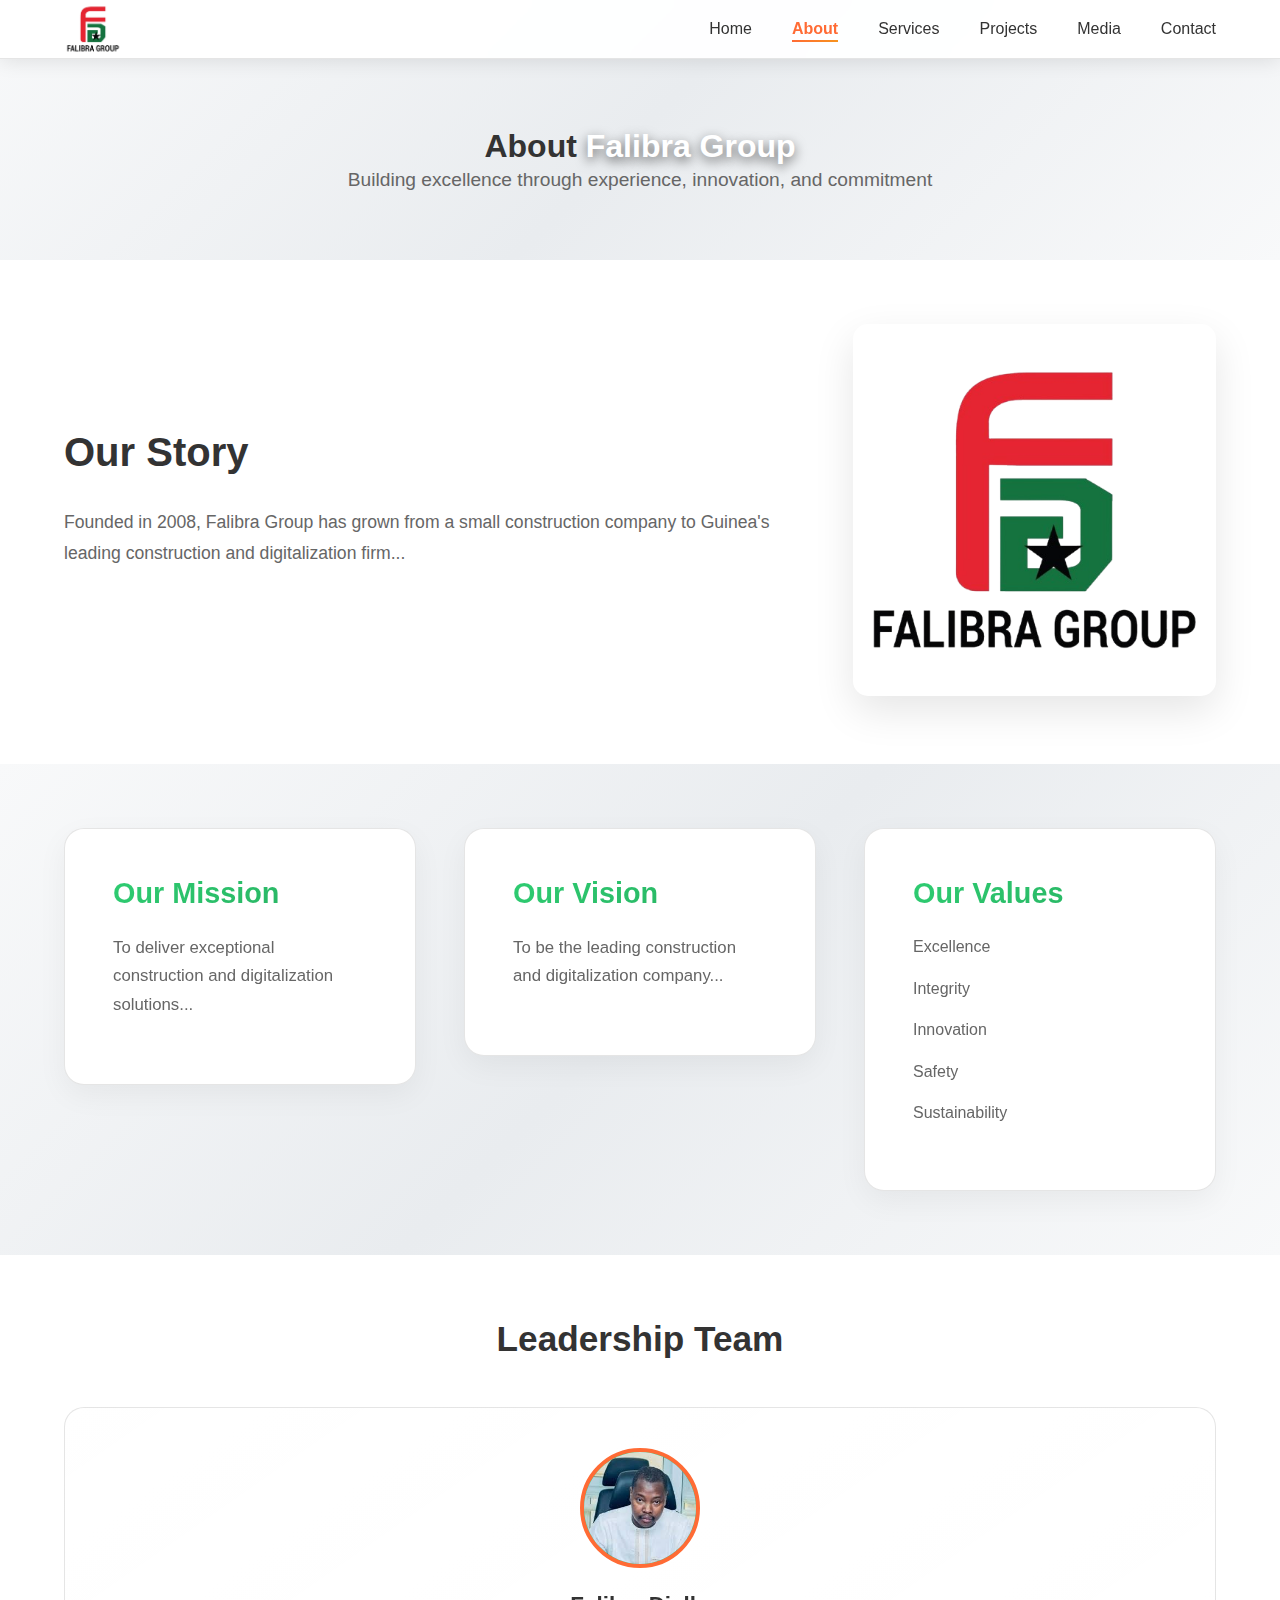
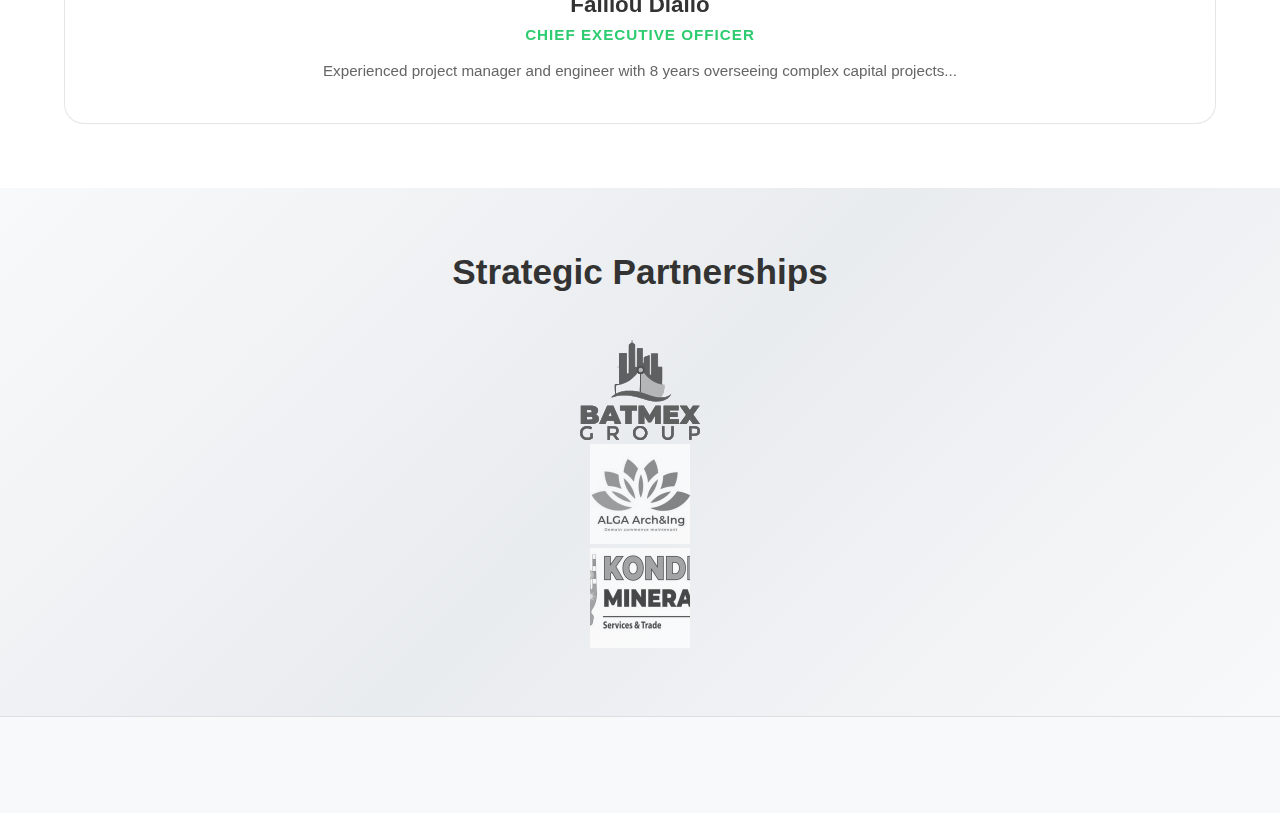
<file: about-preview.html>
<!DOCTYPE html>
<html lang="en">
<head>
    <meta charset="UTF-8">
    <meta name="viewport" content="width=device-width, initial-scale=1.0">
    <title>About Us | Falibra Group | Construction & Digitalization Excellence</title>
    <link rel="stylesheet" href="styles.css">
</head>
<body>
    <header>
        <nav>
            <div class="logo">
                <img src="FALIBRA-Group.png" alt="Falibra Group Guinea" class="logo-img">
            </div>
            <ul class="nav-links">
                <li><a href="index.html" data-en="Home" data-fr="Accueil">Home</a></li>
                <li><a href="about.html" class="active" data-en="About" data-fr="À Propos">About</a></li>
                <li><a href="services.html" data-en="Services" data-fr="Services">Services</a></li>
                <li><a href="projects.html" data-en="Projects" data-fr="Projets">Projects</a></li>
                <li><a href="media.html" data-en="Media" data-fr="Médias">Media</a></li>
                <li><a href="contact.html" data-en="Contact" data-fr="Contact">Contact</a></li>
            </ul>
        </nav>
    </header>

    <!-- Page Hero -->
    <section class="page-hero">
        <div class="page-hero-content">
            <h1><span data-en="About" data-fr="À Propos de">About</span> <span class="gradient-text">Falibra Group</span></h1>
            <p data-en="Building excellence through experience, innovation, and commitment" data-fr="Construire l'excellence grâce à l'expérience, l'innovation et l'engagement">Building excellence through experience, innovation, and commitment</p>
        </div>
    </section>

    <!-- Company Story -->
    <section class="company-story">
        <div class="story-content">
            <div class="story-text">
                <h2 data-en="Our Story" data-fr="Notre Histoire">Our Story</h2>
                <p>Founded in 2008, Falibra Group has grown from a small construction company to Guinea's leading construction and digitalization firm...</p>
            </div>
            <div class="story-visual">
                <img src="FALIBRA-Group.png" alt="Falibra Group History">
            </div>
        </div>
    </section>

    <!-- Mission, Vision, Values -->
    <section class="about-details">
        <div class="about-content">
            <div class="about-card">
                <h3 data-en="Our Mission" data-fr="Notre Mission">Our Mission</h3>
                <p>To deliver exceptional construction and digitalization solutions...</p>
            </div>
            <div class="about-card">
                <h3 data-en="Our Vision" data-fr="Notre Vision">Our Vision</h3>
                <p>To be the leading construction and digitalization company...</p>
            </div>
            <div class="about-card">
                <h3 data-en="Our Values" data-fr="Nos Valeurs">Our Values</h3>
                <ul>
                    <li>Excellence</li>
                    <li>Integrity</li>
                    <li>Innovation</li>
                    <li>Safety</li>
                    <li>Sustainability</li>
                </ul>
            </div>
        </div>
    </section>

    <!-- Leadership Team -->
    <section class="team-section">
        <div class="section-header">
            <h2 data-en="Leadership Team" data-fr="Équipe de Direction">Leadership Team</h2>
        </div>
        <div class="team-grid">
            <div class="team-member">
                <div class="member-avatar">
                    <img src="falilou.jpg" alt="Falilou Diallo">
                </div>
                <h4>Falilou Diallo</h4>
                <p class="member-title">Chief Executive Officer</p>
                <p class="member-bio">Experienced project manager and engineer with 8 years overseeing complex capital projects...</p>
            </div>
            <!-- Additional team members... -->
        </div>
    </section>

    <!-- Partnerships Overview -->
    <section class="partnerships-overview">
        <div class="section-header">
            <h2 data-en="Strategic Partnerships" data-fr="Partenariats Stratégiques">Strategic Partnerships</h2>
        </div>
        <div class="partners-showcase">
            <div class="partner-logo">
                <img src="BATMEX-GROUP.svg" alt="Batmex Group">
            </div>
            <div class="partner-logo">
                <img src="AlGA-Arch.jpg" alt="ALGA Arch&Ing">
            </div>
            <div class="partner-logo">
                <img src="konden-mineral.jpg" alt="Konden Minerals SARL">
            </div>
        </div>
    </section>

    <footer>
        <!-- Footer content -->
    </footer>
</body>
</html>
</file>
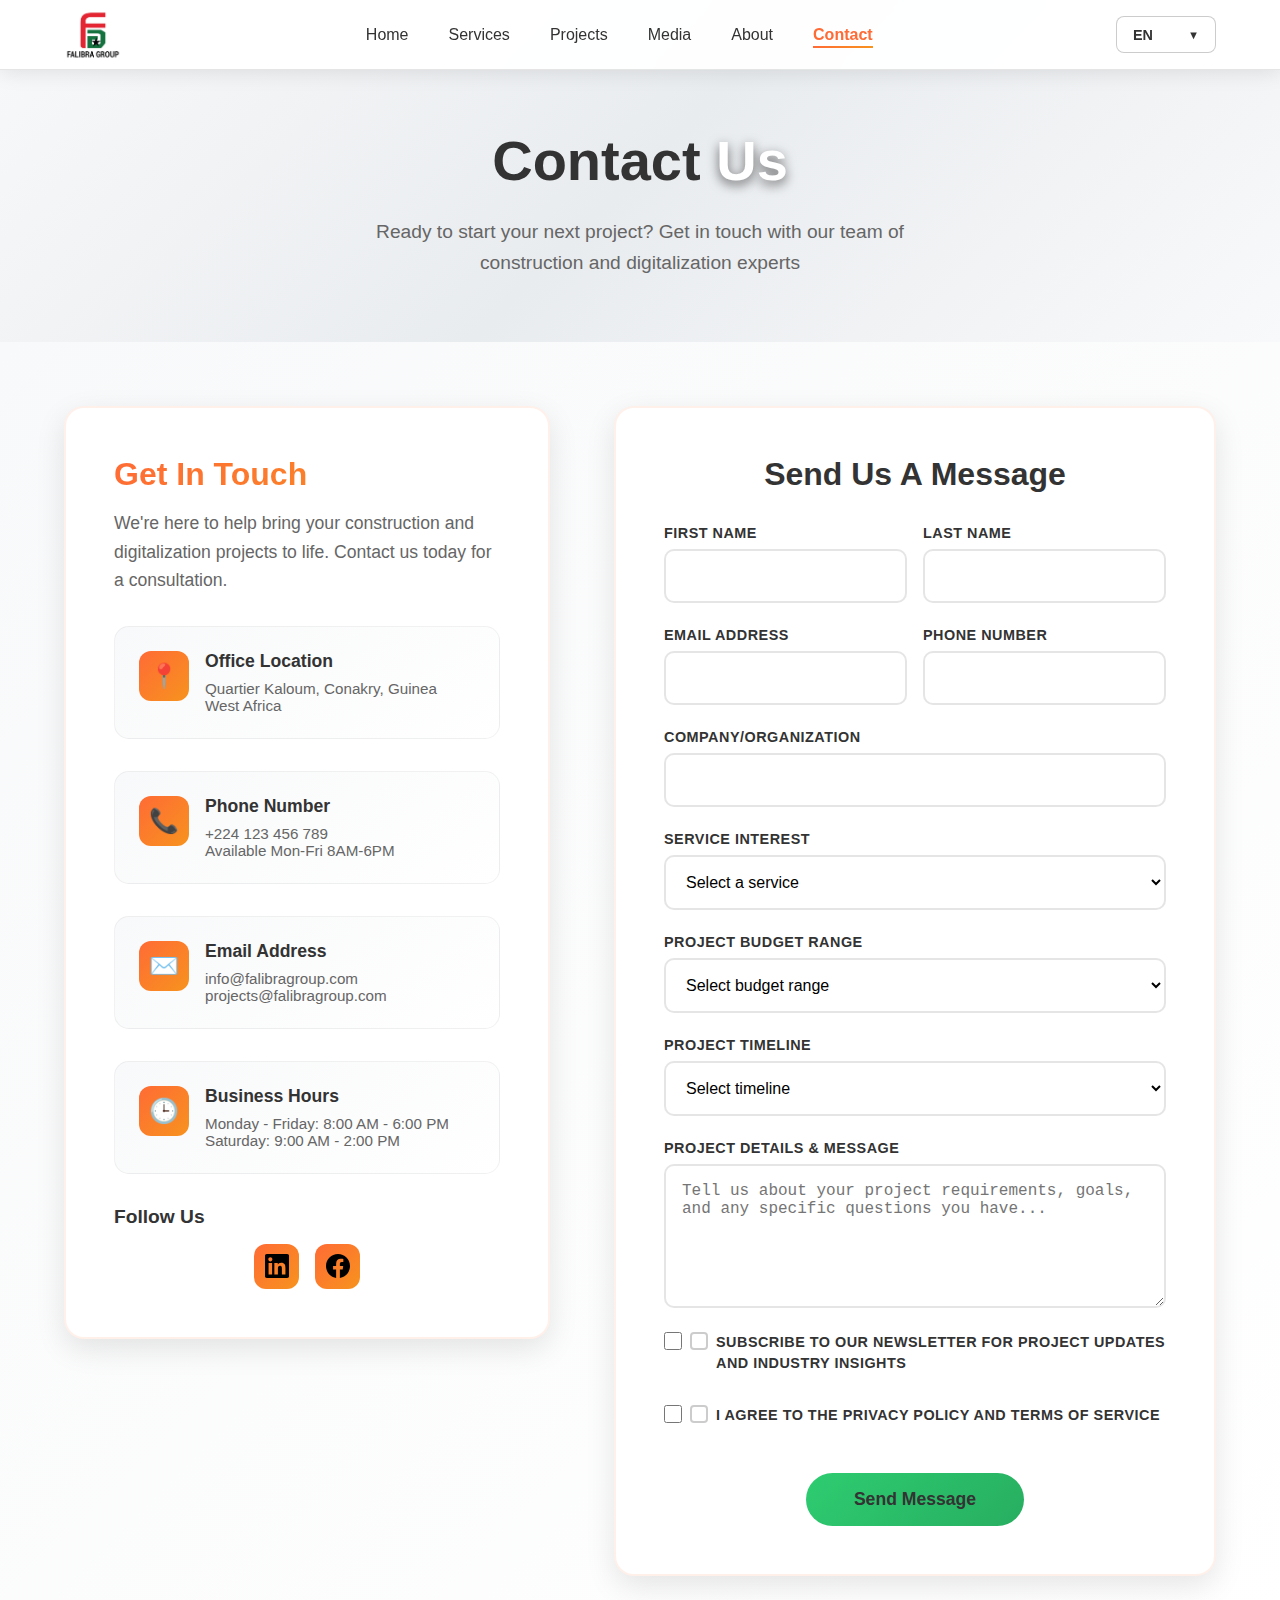
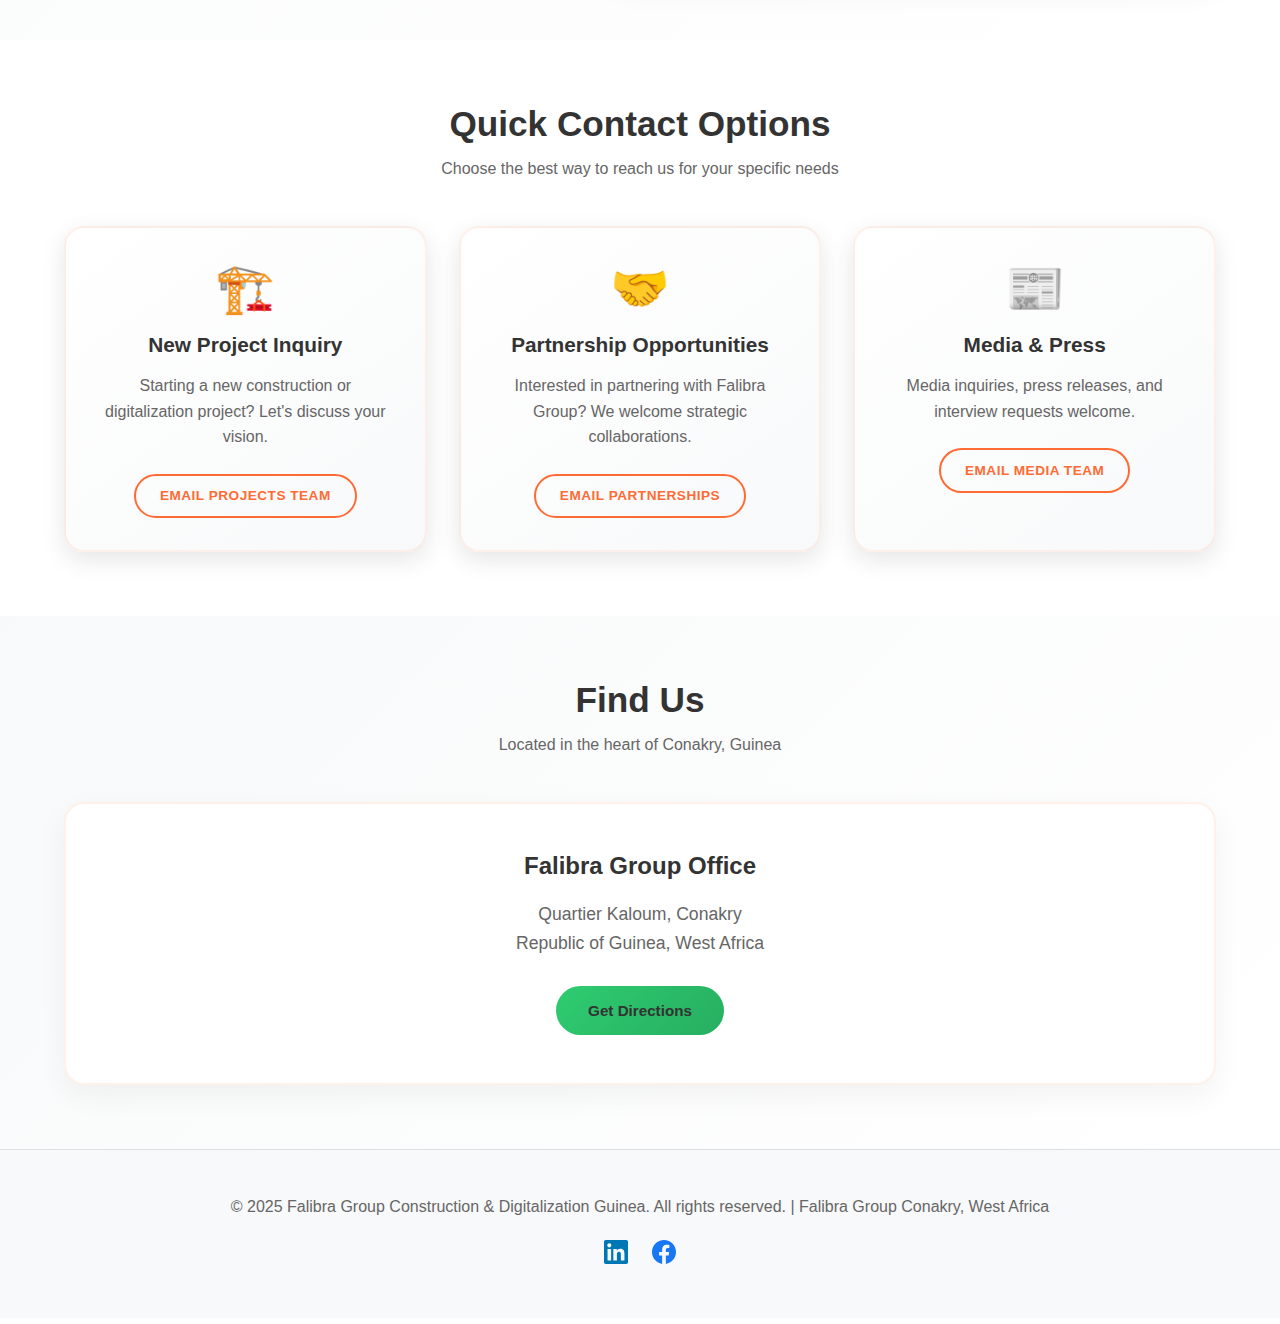
<file: contact.html>
<!DOCTYPE html>
<html lang="en">
<head>
    <meta charset="UTF-8">
    <meta name="viewport" content="width=device-width, initial-scale=1.0">
    <title>Contact Us | Falibra Group | Construction & Digitalization Guinea</title>
    
    <!-- SEO Meta Tags -->
    <meta name="description" content="Contact Falibra Group for construction and digitalization services in Guinea. Get in touch for project consultations, quotes, and partnership opportunities in Conakry and West Africa.">
    <meta name="keywords" content="contact Falibra Group, construction company Guinea contact, digitalization services contact, Falibra Group Conakry, construction consultation Guinea, project quote Guinea">
    <meta name="author" content="Falibra Group">
    
    <!-- Open Graph Meta Tags -->
    <meta property="og:title" content="Contact Falibra Group | Construction & Digitalization Services">
    <meta property="og:description" content="Get in touch with Falibra Group for expert construction and digitalization services. Contact us for project consultations and partnership opportunities.">
    <meta property="og:type" content="website">
    <meta property="og:url" content="https://falibragroup.com/contact.html">
    <meta property="og:image" content="https://falibragroup.com/FALIBRA-Group.png">
    
    <link rel="stylesheet" href="styles.css">
</head>
<body>
    <header>
        <nav>
            <div class="logo">
                <img src="FALIBRA-Group.png" alt="Falibra Group Guinea - Construction and Digitalization Company Logo Conakry" class="logo-img">
            </div>
            <ul class="nav-links">
                <li><a href="index.html" data-en="Home" data-fr="Accueil">Home</a></li>
                <li><a href="services.html" data-en="Services" data-fr="Services">Services</a></li>
                <li><a href="projects.html" data-en="Projects" data-fr="Projets">Projects</a></li>
                <li><a href="media.html" data-en="Media" data-fr="Médias">Media</a></li>
                <li><a href="about.html" data-en="About" data-fr="À Propos">About</a></li>
                <li><a href="contact.html" class="active" data-en="Contact" data-fr="Contact">Contact</a></li>
            </ul>
            <div class="header-actions">
                <div class="language-dropdown" id="languageDropdown">
                    <button class="language-button" id="languageButton">
                        <span class="current-lang">EN</span>
                        <span class="dropdown-arrow">▼</span>
                    </button>
                    <div class="language-options" id="languageOptions">
                        <div class="language-option" data-lang="en">EN - English</div>
                        <div class="language-option" data-lang="fr">FR - Français</div>
                    </div>
                </div>
                <button class="mobile-menu-btn" aria-label="Toggle menu">
                    <span></span>
                    <span></span>
                    <span></span>
                </button>
            </div>
        </nav>
    </header>

    <!-- Page Hero -->
    <section class="page-hero">
        <div class="page-hero-content">
            <h2><span data-en="Contact" data-fr="Contactez">Contact</span> <span class="gradient-text" data-en="Us" data-fr="Nous">Us</span></h2>
            <p data-en="Ready to start your next project? Get in touch with our team of construction and digitalization experts" data-fr="Prêt à démarrer votre prochain projet ? Contactez notre équipe d'experts en construction et digitalisation">Ready to start your next project? Get in touch with our team of construction and digitalization experts</p>
        </div>
    </section>

    <!-- Contact Section -->
    <section class="contact">
        <div class="contact-container">
            <div class="contact-info">
                <h2 data-en="Get In Touch" data-fr="Contactez-Nous">Get In Touch</h2>
                <p data-en="We're here to help bring your construction and digitalization projects to life. Contact us today for a consultation." data-fr="Nous sommes là pour donner vie à vos projets de construction et de digitalisation. Contactez-nous dès aujourd'hui pour une consultation.">We're here to help bring your construction and digitalization projects to life. Contact us today for a consultation.</p>

                <div class="contact-details">
                    <div class="contact-item">
                        <div class="contact-icon">📍</div>
                        <div class="contact-text">
                            <h3 data-en="Office Location" data-fr="Adresse du Bureau">Office Location</h3>
                            <p data-en="Quartier Kaloum, Conakry, Guinea" data-fr="Quartier Kaloum, Conakry, Guinée">Quartier Kaloum, Conakry, Guinea</p>
                            <p data-en="West Africa" data-fr="Afrique de l'Ouest">West Africa</p>
                        </div>
                    </div>

                    <div class="contact-item">
                        <div class="contact-icon">📞</div>
                        <div class="contact-text">
                            <h3 data-en="Phone Number" data-fr="Numéro de Téléphone">Phone Number</h3>
                            <p>+224 123 456 789</p>
                            <p data-en="Available Mon-Fri 8AM-6PM" data-fr="Disponible Lun-Ven 8h-18h">Available Mon-Fri 8AM-6PM</p>
                        </div>
                    </div>

                    <div class="contact-item">
                        <div class="contact-icon">✉️</div>
                        <div class="contact-text">
                            <h3 data-en="Email Address" data-fr="Adresse E-mail">Email Address</h3>
                            <p>info@falibragroup.com</p>
                            <p>projects@falibragroup.com</p>
                        </div>
                    </div>

                    <div class="contact-item">
                        <div class="contact-icon">🕒</div>
                        <div class="contact-text">
                            <h3 data-en="Business Hours" data-fr="Heures d'Ouverture">Business Hours</h3>
                            <p data-en="Monday - Friday: 8:00 AM - 6:00 PM" data-fr="Lundi - Vendredi : 8h00 - 18h00">Monday - Friday: 8:00 AM - 6:00 PM</p>
                            <p data-en="Saturday: 9:00 AM - 2:00 PM" data-fr="Samedi : 9h00 - 14h00">Saturday: 9:00 AM - 2:00 PM</p>
                        </div>
                    </div>
                </div>

                <div class="social-contact">
                    <h3 data-en="Follow Us" data-fr="Suivez-Nous">Follow Us</h3>
                    <div class="social-links">
                        <a href="https://www.linkedin.com/in/falibra-group-549884199/" target="_blank" rel="noopener noreferrer" class="social-link" title="LinkedIn">
                            <svg width="24" height="24" viewBox="0 0 24 24" xmlns="http://www.w3.org/2000/svg">
                                <path d="M20.447 20.452h-3.554v-5.569c0-1.328-.027-3.037-1.852-3.037-1.853 0-2.136 1.445-2.136 2.939v5.667H9.351V9h3.414v1.561h.046c.477-.9 1.637-1.85 3.37-1.85 3.601 0 4.267 2.37 4.267 5.455v6.286zM5.337 7.433c-1.144 0-2.063-.926-2.063-2.065 0-1.138.92-2.063 2.063-2.063 1.14 0 2.064.925 2.064 2.063 0 1.139-.925 2.065-2.064 2.065zm1.782 13.019H3.555V9h3.564v11.452zM22.225 0H1.771C.792 0 0 .774 0 1.729v20.542C0 23.227.792 24 1.771 24h20.451C23.2 24 24 23.227 24 22.271V1.729C24 .774 23.2 0 22.222 0h.003z"/>
                            </svg>
                        </a>
                        <a href="https://www.facebook.com/falilouibra.diallo.9" target="_blank" rel="noopener noreferrer" class="social-link" title="Facebook">
                            <svg width="24" height="24" viewBox="0 0 24 24" xmlns="http://www.w3.org/2000/svg">
                                <path d="M24 12.073c0-6.627-5.373-12-12-12s-12 5.373-12 12c0 5.99 4.388 10.954 10.125 11.854v-8.385H7.078v-3.47h3.047V9.43c0-3.007 1.792-4.669 4.533-4.669 1.312 0 2.686.235 2.686.235v2.953H15.83c-1.491 0-1.956.925-1.956 1.874v2.25h3.328l-.532 3.47h-2.796v8.385C19.612 23.027 24 18.062 24 12.073z"/>
                            </svg>
                        </a>
                    </div>
                </div>
            </div>

            <div class="contact-form">
                <h2 data-en="Send Us A Message" data-fr="Envoyez-Nous un Message">Send Us A Message</h2>
                <form class="contact-form-container" action="#" method="POST">
                    <div class="form-row">
                        <div class="form-group">
                            <label for="firstName" data-en="First Name" data-fr="Prénom">First Name</label>
                            <input type="text" id="firstName" name="firstName" required>
                        </div>
                        <div class="form-group">
                            <label for="lastName" data-en="Last Name" data-fr="Nom">Last Name</label>
                            <input type="text" id="lastName" name="lastName" required>
                        </div>
                    </div>

                    <div class="form-row">
                        <div class="form-group">
                            <label for="email" data-en="Email Address" data-fr="Adresse E-mail">Email Address</label>
                            <input type="email" id="email" name="email" required>
                        </div>
                        <div class="form-group">
                            <label for="phone" data-en="Phone Number" data-fr="Numéro de Téléphone">Phone Number</label>
                            <input type="tel" id="phone" name="phone">
                        </div>
                    </div>

                    <div class="form-group">
                        <label for="company" data-en="Company/Organization" data-fr="Entreprise/Organisation">Company/Organization</label>
                        <input type="text" id="company" name="company">
                    </div>

                    <div class="form-group">
                        <label for="service" data-en="Service Interest" data-fr="Service d'Intérêt">Service Interest</label>
                        <select id="service" name="service" required>
                            <option value="" data-en="Select a service" data-fr="Sélectionnez un service">Select a service</option>
                            <option value="commercial-construction" data-en="Commercial Construction" data-fr="Construction Commerciale">Commercial Construction</option>
                            <option value="residential-development" data-en="Residential Development" data-fr="Développement Résidentiel">Residential Development</option>
                            <option value="digital-solutions" data-en="Digital Solutions" data-fr="Solutions Numériques">Digital Solutions</option>
                            <option value="sustainable-solutions" data-en="Sustainable Solutions" data-fr="Solutions Durables">Sustainable Solutions</option>
                            <option value="consultation" data-en="General Consultation" data-fr="Consultation Générale">General Consultation</option>
                        </select>
                    </div>

                    <div class="form-group">
                        <label for="budget" data-en="Project Budget Range" data-fr="Gamme de Budget du Projet">Project Budget Range</label>
                        <select id="budget" name="budget">
                            <option value="" data-en="Select budget range" data-fr="Sélectionnez la gamme de budget">Select budget range</option>
                            <option value="under-50k" data-en="Under $50,000" data-fr="Moins de 50 000 $">Under $50,000</option>
                            <option value="50k-100k" data-en="$50,000 - $100,000" data-fr="50 000 $ - 100 000 $">$50,000 - $100,000</option>
                            <option value="100k-500k" data-en="$100,000 - $500,000" data-fr="100 000 $ - 500 000 $">$100,000 - $500,000</option>
                            <option value="500k-1m" data-en="$500,000 - $1,000,000" data-fr="500 000 $ - 1 000 000 $">$500,000 - $1,000,000</option>
                            <option value="over-1m" data-en="Over $1,000,000" data-fr="Plus de 1 000 000 $">Over $1,000,000</option>
                        </select>
                    </div>

                    <div class="form-group">
                        <label for="timeline" data-en="Project Timeline" data-fr="Calendrier du Projet">Project Timeline</label>
                        <select id="timeline" name="timeline">
                            <option value="" data-en="Select timeline" data-fr="Sélectionnez le calendrier">Select timeline</option>
                            <option value="immediate" data-en="Immediate (Within 1 month)" data-fr="Immédiat (Dans 1 mois)">Immediate (Within 1 month)</option>
                            <option value="short-term" data-en="Short-term (1-3 months)" data-fr="Court terme (1-3 mois)">Short-term (1-3 months)</option>
                            <option value="medium-term" data-en="Medium-term (3-6 months)" data-fr="Moyen terme (3-6 mois)">Medium-term (3-6 months)</option>
                            <option value="long-term" data-en="Long-term (6+ months)" data-fr="Long terme (6+ mois)">Long-term (6+ months)</option>
                            <option value="planning" data-en="Just planning/researching" data-fr="Juste planification/recherche">Just planning/researching</option>
                        </select>
                    </div>

                    <div class="form-group">
                        <label for="message" data-en="Project Details & Message" data-fr="Détails du Projet et Message">Project Details & Message</label>
                        <textarea id="message" name="message" rows="6" placeholder="Tell us about your project requirements, goals, and any specific questions you have..." required></textarea>
                    </div>

                    <div class="form-group checkbox-group">
                        <label class="checkbox-label">
                            <input type="checkbox" name="newsletter" id="newsletter">
                            <span class="checkmark"></span>
                            <span data-en="Subscribe to our newsletter for project updates and industry insights" data-fr="Abonnez-vous à notre newsletter pour les mises à jour de projets et les insights de l'industrie">Subscribe to our newsletter for project updates and industry insights</span>
                        </label>
                    </div>

                    <div class="form-group checkbox-group">
                        <label class="checkbox-label">
                            <input type="checkbox" name="privacy" id="privacy" required>
                            <span class="checkmark"></span>
                            <span data-en="I agree to the privacy policy and terms of service" data-fr="J'accepte la politique de confidentialité et les conditions de service">I agree to the privacy policy and terms of service</span>
                        </label>
                    </div>

                    <button type="submit" class="btn-primary" data-en="Send Message" data-fr="Envoyer le Message">Send Message</button>
                </form>
            </div>
        </div>
    </section>

    <!-- Quick Contact Cards -->
    <section class="quick-contact">
        <div class="section-header">
            <h2 data-en="Quick Contact Options" data-fr="Options de Contact Rapide">Quick Contact Options</h2>
            <p data-en="Choose the best way to reach us for your specific needs" data-fr="Choisissez la meilleure façon de nous contacter pour vos besoins spécifiques">Choose the best way to reach us for your specific needs</p>
        </div>
        <div class="quick-contact-grid">
            <div class="quick-contact-card">
                <div class="quick-contact-icon">🏗️</div>
                <h3 data-en="New Project Inquiry" data-fr="Nouvelle Demande de Projet">New Project Inquiry</h3>
                <p data-en="Starting a new construction or digitalization project? Let's discuss your vision." data-fr="Vous démarrez un nouveau projet de construction ou de digitalisation ? Discutons de votre vision.">Starting a new construction or digitalization project? Let's discuss your vision.</p>
                <a href="mailto:projects@falibragroup.com" class="btn-secondary" data-en="Email Projects Team" data-fr="Équipe de Projets par E-mail">Email Projects Team</a>
            </div>

            <div class="quick-contact-card">
                <div class="quick-contact-icon">🤝</div>
                <h3 data-en="Partnership Opportunities" data-fr="Opportunités de Partenariat">Partnership Opportunities</h3>
                <p data-en="Interested in partnering with Falibra Group? We welcome strategic collaborations." data-fr="Intéressé par un partenariat avec Falibra Group ? Nous accueillons les collaborations stratégiques.">Interested in partnering with Falibra Group? We welcome strategic collaborations.</p>
                <a href="mailto:partnerships@falibragroup.com" class="btn-secondary" data-en="Email Partnerships" data-fr="Partenariats par E-mail">Email Partnerships</a>
            </div>

            <div class="quick-contact-card">
                <div class="quick-contact-icon">📰</div>
                <h3 data-en="Media & Press" data-fr="Médias et Presse">Media & Press</h3>
                <p data-en="Media inquiries, press releases, and interview requests welcome." data-fr="Demandes médias, communiqués de presse et demandes d'entretien bienvenus.">Media inquiries, press releases, and interview requests welcome.</p>
                <a href="mailto:media@falibragroup.com" class="btn-secondary" data-en="Email Media Team" data-fr="Équipe Médias par E-mail">Email Media Team</a>
            </div>
        </div>
    </section>

    <!-- Map Section -->
    <section class="map-section">
        <div class="section-header">
            <h2 data-en="Find Us" data-fr="Trouvez-Nous">Find Us</h2>
            <p data-en="Located in the heart of Conakry, Guinea" data-fr="Situé au cœur de Conakry, Guinée">Located in the heart of Conakry, Guinea</p>
        </div>
        <div class="map-container">
            <div class="map-placeholder">
                <div class="map-info">
                    <h3>Falibra Group Office</h3>
                    <p data-en="Quartier Kaloum, Conakry" data-fr="Quartier Kaloum, Conakry">Quartier Kaloum, Conakry</p>
                    <p data-en="Republic of Guinea, West Africa" data-fr="République de Guinée, Afrique de l'Ouest">Republic of Guinea, West Africa</p>
                    <div class="map-directions">
                        <a href="https://maps.google.com/maps?q=Quartier+Kaloum+Conakry+Guinea" target="_blank" class="btn-primary" data-en="Get Directions" data-fr="Obtenir des Directions">Get Directions</a>
                    </div>
                </div>
            </div>
        </div>
    </section>

    <footer>
        <div class="footer-content">
            <p>&copy; 2025 Falibra Group Construction & Digitalization Guinea. All rights reserved. | Falibra Group Conakry, West Africa</p>
            <div class="footer-socials">
                <div class="social-links">
                    <a href="https://www.linkedin.com/in/falibra-group-549884199/" target="_blank" rel="noopener noreferrer" class="social-link" title="LinkedIn">
                        <svg width="24" height="24" viewBox="0 0 24 24" xmlns="http://www.w3.org/2000/svg" class="linkedin-icon">
                            <path d="M20.447 20.452h-3.554v-5.569c0-1.328-.027-3.037-1.852-3.037-1.853 0-2.136 1.445-2.136 2.939v5.667H9.351V9h3.414v1.561h.046c.477-.9 1.637-1.85 3.37-1.85 3.601 0 4.267 2.37 4.267 5.455v6.286zM5.337 7.433c-1.144 0-2.063-.926-2.063-2.065 0-1.138.92-2.063 2.063-2.063 1.14 0 2.064.925 2.064 2.063 0 1.139-.925 2.065-2.064 2.065zm1.782 13.019H3.555V9h3.564v11.452zM22.225 0H1.771C.792 0 0 .774 0 1.729v20.542C0 23.227.792 24 1.771 24h20.451C23.2 24 24 23.227 24 22.271V1.729C24 .774 23.2 0 22.222 0h.003z"/>
                        </svg>
                    </a>
                    <a href="https://www.facebook.com/falilouibra.diallo.9" target="_blank" rel="noopener noreferrer" class="social-link" title="Facebook">
                        <svg width="24" height="24" viewBox="0 0 24 24" xmlns="http://www.w3.org/2000/svg" class="facebook-icon">
                            <path d="M24 12.073c0-6.627-5.373-12-12-12s-12 5.373-12 12c0 5.99 4.388 10.954 10.125 11.854v-8.385H7.078v-3.47h3.047V9.43c0-3.007 1.792-4.669 4.533-4.669 1.312 0 2.686.235 2.686.235v2.953H15.83c-1.491 0-1.956.925-1.956 1.874v2.25h3.328l-.532 3.47h-2.796v8.385C19.612 23.027 24 18.062 24 12.073z"/>
                        </svg>
                    </a>
                </div>
            </div>
        </div>
    </footer>

    <script src="script.js"></script>
</body>
</html>
</file>
<file: styles.css>
* {
    margin: 0;
    padding: 0;
    box-sizing: border-box;
}

body {
    font-family: -apple-system, BlinkMacSystemFont, 'Segoe UI', Roboto, Oxygen, Ubuntu, Cantarell, sans-serif;
    overflow-x: hidden;
    background: #ffffff;
    color: #333333;
}

header {
    position: fixed;
    width: 100%;
    top: 0;
    z-index: 1000;
    padding: 1rem 5%;
    background: rgba(255, 255, 255, 0.95);
    backdrop-filter: blur(10px);
    border-bottom: 1px solid rgba(0, 0, 0, 0.1);
    transition: all 0.3s ease;
    box-shadow: 0 2px 20px rgba(0, 0, 0, 0.1);
}

nav {
    display: flex;
    justify-content: space-between;
    align-items: center;
    max-width: 1400px;
    margin: 0 auto;
}

.logo {
    display: flex;
    align-items: center;
}

.logo-img {
    height: 60px;
    width: auto;
    object-fit: contain;
    transition: all 0.3s ease;
    margin: -17px 0;
}

.logo-img:hover {
    transform: scale(1.05);
}

.nav-links {
    display: flex;
    gap: 2.5rem;
    list-style: none;
}

.nav-links a {
    color: #333333;
    text-decoration: none;
    font-weight: 500;
    transition: color 0.3s ease;
    position: relative;
}

.nav-links a:hover {
    color: #2ecc71;
}

.nav-links a::after {
    content: '';
    position: absolute;
    bottom: -5px;
    left: 0;
    width: 0;
    height: 2px;
    background: #2ecc71;
    transition: width 0.3s ease;
}

.nav-links a.active {
    color: #2ecc71;
}

.nav-links a.active::after {
    width: 100%;
}

.nav-links a:hover::after {
    width: 100%;
}

.mobile-menu-btn {
    display: none;
    flex-direction: column;
    gap: 5px;
    background: none;
    border: none;
    cursor: pointer;
    padding: 5px;
}

.mobile-menu-btn span {
    width: 25px;
    height: 3px;
    background: #333333;
    transition: all 0.3s ease;
    border-radius: 3px;
}

.mobile-menu-btn.active span:nth-child(1) {
    transform: rotate(45deg) translate(8px, 8px);
}

.mobile-menu-btn.active span:nth-child(2) {
    opacity: 0;
}

.mobile-menu-btn.active span:nth-child(3) {
    transform: rotate(-45deg) translate(7px, -7px);
}

.cta-btn {
    padding: 0.8rem 2rem;
    background: linear-gradient(135deg, #2ecc71, #27ae60);
    border: none;
    border-radius: 50px;
    color: #333333;
    font-weight: 600;
    cursor: pointer;
    transition: transform 0.3s ease, box-shadow 0.3s ease;
}

.cta-btn:hover {
    transform: translateY(-2px);
    box-shadow: 0 10px 30px rgba(255, 107, 53, 0.4);
}

.header-actions {
    display: flex;
    align-items: center;
    gap: 1rem;
}

.language-dropdown {
    position: relative;
    display: inline-block;
}

.language-button {
    display: flex;
    align-items: center;
    gap: 0.5rem;
    background: #ffffff;
    border: 1px solid rgba(0, 0, 0, 0.2);
    border-radius: 8px;
    padding: 0.6rem 1rem;
    cursor: pointer;
    transition: all 0.3s ease;
    min-width: 100px;
    justify-content: space-between;
    font-size: 0.9rem;
    font-weight: 600;
    color: #333333;
}

.language-button:hover {
    background: #f8f9fa;
    border-color: #2ecc71;
    transform: translateY(-1px);
    box-shadow: 0 4px 12px rgba(0, 0, 0, 0.1);
}

.dropdown-arrow {
    font-size: 0.7rem;
    transition: transform 0.3s ease;
}

.language-dropdown.open .dropdown-arrow {
    transform: rotate(180deg);
}

.language-options {
    position: absolute;
    top: 100%;
    left: 0;
    right: 0;
    background: #ffffff;
    border: 1px solid rgba(0, 0, 0, 0.1);
    border-radius: 8px;
    box-shadow: 0 8px 25px rgba(0, 0, 0, 0.15);
    opacity: 0;
    visibility: hidden;
    transform: translateY(-10px);
    transition: all 0.3s ease;
    z-index: 1000;
    margin-top: 0.5rem;
}

.language-dropdown.open .language-options {
    opacity: 1;
    visibility: visible;
    transform: translateY(0);
}

.language-option {
    padding: 0.8rem 1rem;
    cursor: pointer;
    transition: all 0.2s ease;
    font-size: 0.9rem;
    color: #333333;
    border-bottom: 1px solid rgba(0, 0, 0, 0.05);
}

.language-option:last-child {
    border-bottom: none;
}

.language-option:hover {
    background: #2ecc71;
    color: #ffffff;
}

.language-option:first-child {
    border-radius: 8px 8px 0 0;
}

.language-option:last-child {
    border-radius: 0 0 8px 8px;
}

.hero {
    min-height: 85vh;
    display: flex;
    align-items: center;
    justify-content: center;
    padding: 0 5%;
    position: relative;
    overflow: hidden;
    background: linear-gradient(135deg, rgba(248, 249, 250, 0.95) 0%, rgba(233, 236, 239, 0.95) 100%),
                url('https://images.unsplash.com/photo-1541976590-713941681591?ixlib=rb-4.0.3&auto=format&fit=crop&w=2070&q=80') center/cover;
    background-attachment: fixed;
}

/* Video Background Styles */
.hero-video-background {
    position: absolute;
    top: 0;
    left: 0;
    width: 100%;
    height: 100%;
    overflow: hidden;
    z-index: 0;
}

.hero-video {
    position: absolute;
    top: 0;
    left: 50%;
    width: 100%;
    height: 100%;
    transform: translateX(-50%);
    object-fit: cover;
    object-position: center bottom;
    z-index: 0;
}

.video-overlay {
    position: absolute;
    top: 0;
    left: 0;
    width: 100%;
    height: 100%;
    background: linear-gradient(
        135deg,
        rgba(0, 0, 0, 0.2) 0%,
        rgba(255, 107, 53, 0.1) 50%,
        rgba(0, 0, 0, 0.3) 100%
    );
    z-index: 1;
}

/* Mobile hero adjustments - Clean Professional Design */
@media (max-width: 768px) {
    /* Mobile hero with video throughout */
    .hero {
        min-height: 100vh;
        padding: 0;
        margin-top: 80px;
        display: flex;
        align-items: flex-start;
        justify-content: flex-start;
    }

    /* Video covers full hero on mobile */
    .hero-video {
        top: 0;
        height: 100%;
    }

    /* Strong dark overlay for text readability */
    .video-overlay {
        background: linear-gradient(
            135deg,
            rgba(0, 0, 0, 0.75) 0%,
            rgba(26, 26, 26, 0.7) 50%,
            rgba(0, 0, 0, 0.8) 100%
        );
    }

    /* Content starts from top with proper padding to clear nav */
    .hero-content {
        flex-direction: column;
        gap: 1.2rem;
        align-items: center;
        justify-content: flex-start;
        padding: 8rem 1.5rem 3rem;
        width: 100%;
        margin: 0;
        position: relative;
        z-index: 2;
    }

    /* Text section */
    .hero-text {
        text-align: center;
        max-width: 100%;
        margin-bottom: 0.5rem;
    }

    /* Heading - compact and readable */
    .hero-text h2 {
        color: #ffffff !important;
        text-shadow: 2px 2px 15px rgba(0, 0, 0, 1),
                     0 0 40px rgba(0, 0, 0, 0.9) !important;
        font-size: 1.4rem !important;
        line-height: 1.3 !important;
        margin-bottom: 0.8rem !important;
        padding: 0 !important;
        margin-top: 0 !important;
        font-weight: 900 !important;
    }

    /* Paragraph - readable size */
    .hero-text p {
        color: #f5f5f5 !important;
        text-shadow: 1px 1px 12px rgba(0, 0, 0, 1),
                     0 0 20px rgba(0, 0, 0, 0.8) !important;
        font-size: 0.9rem !important;
        line-height: 1.5 !important;
        margin-bottom: 1rem !important;
    }

    /* Button section */
    .hero-buttons {
        flex-direction: column;
        width: 100%;
        max-width: 300px;
        gap: 0;
        margin-bottom: 1.5rem;
    }

    .hero-buttons .btn-primary {
        display: none;
    }

    .hero-buttons .btn-secondary {
        width: 100%;
        text-align: center;
        justify-content: center;
        padding: 1rem 1.5rem;
        font-size: 0.95rem;
        font-weight: 600;
    }

    /* Stats section - compact */
    .hero-visual {
        width: 100%;
        max-width: 100%;
        margin: 0;
    }

    .visual-grid {
        gap: 0.6rem;
        max-width: 100%;
        grid-template-columns: repeat(2, 1fr);
    }

    /* Stat cards with strong glass effect - compact size */
    .stat-card {
        background: rgba(0, 0, 0, 0.5) !important;
        backdrop-filter: blur(20px);
        border: 1px solid rgba(255, 255, 255, 0.15) !important;
        padding: 0.7rem 0.5rem !important;
    }

    .stat-card:hover {
        background: rgba(255, 107, 53, 0.4) !important;
        border-color: rgba(255, 107, 53, 0.7) !important;
    }

    .stat-number {
        font-size: 1.3rem !important;
        filter: drop-shadow(0 2px 8px rgba(0, 0, 0, 1));
        margin-bottom: 0.2rem !important;
    }

    .stat-label {
        color: #f5f5f5 !important;
        text-shadow: 1px 1px 6px rgba(0, 0, 0, 1) !important;
        font-size: 0.7rem !important;
        line-height: 1.2 !important;
    }

    /* Gradient text visibility */
    .gradient-text {
        filter: drop-shadow(0 3px 10px rgba(0, 0, 0, 1));
    }
}

.hero::before {
    content: '';
    position: absolute;
    width: 500px;
    height: 500px;
    background: radial-gradient(circle, rgba(255, 107, 53, 0.15), transparent);
    border-radius: 50%;
    top: -200px;
    right: -200px;
    animation: pulse 4s ease-in-out infinite;
}

@keyframes pulse {
    0%, 100% { transform: scale(1); opacity: 0.5; }
    50% { transform: scale(1.1); opacity: 0.8; }
}

.hero-content {
    max-width: 1400px;
    display: grid;
    grid-template-columns: 1fr 1fr;
    gap: 4rem;
    align-items: center;
    position: relative;
    z-index: 10;
}

.hero-text h2 {
    font-size: 2.8rem;
    font-weight: 900;
    line-height: 1.2;
    margin-bottom: 1.5rem;
    animation: slideInLeft 0.8s ease-out;
    overflow: visible;
    color: #ffffff;
    text-shadow: 2px 2px 8px rgba(0, 0, 0, 0.5);
}

/* Reduce font size for English version when content is longer */
html[lang="en"] .hero-text h2,
.hero-text h2:not([data-lang="fr"]) {
    font-size: 2.5rem;
}

@keyframes slideInLeft {
    from { opacity: 0; transform: translateX(-50px); }
    to { opacity: 1; transform: translateX(0); }
}

.gradient-text {
    color: #ffffff;
    text-shadow: 0 4px 12px rgba(0, 0, 0, 0.6);
}

.hero-text p {
    font-size: 1.1rem;
    color: #f0f0f0;
    margin-bottom: 2.5rem;
    line-height: 1.6;
    animation: slideInLeft 0.8s ease-out 0.2s backwards;
    text-shadow: 1px 1px 4px rgba(0, 0, 0, 0.5);
}

.hero-buttons {
    display: flex;
    gap: 1.5rem;
    margin-bottom: 2rem;
    animation: slideInLeft 0.8s ease-out 0.4s backwards;
}

.btn-primary {
    padding: 0.8rem 1.8rem;
    background: linear-gradient(135deg, #2ecc71, #27ae60);
    border: none;
    border-radius: 50px;
    color: #333333;
    font-size: 0.95rem;
    font-weight: 600;
    cursor: pointer;
    text-decoration: none;
    display: inline-block;
    transition: all 0.3s ease;
}

.btn-primary:hover {
    transform: translateY(-3px);
    box-shadow: 0 15px 40px rgba(255, 107, 53, 0.5);
    text-decoration: none;
}

.btn-secondary {
    padding: 0.8rem 1.8rem;
    background: transparent;
    border: 2px solid #2ecc71;
    border-radius: 50px;
    color: #333333;
    font-size: 0.95rem;
    font-weight: 600;
    cursor: pointer;
    text-decoration: none;
    display: inline-block;
    transition: all 0.3s ease;
}

.btn-secondary:hover {
    background: rgba(255, 107, 53, 0.1);
    transform: translateY(-3px);
    text-decoration: none;
}

.hero-visual {
    position: relative;
    animation: slideInRight 0.8s ease-out;
}

@keyframes slideInRight {
    from { opacity: 0; transform: translateX(50px); }
    to { opacity: 1; transform: translateX(0); }
}

@keyframes fadeIn {
    from { opacity: 0; transform: scale(0.95); }
    to { opacity: 1; transform: scale(1); }
}

.visual-grid {
    display: grid;
    grid-template-columns: repeat(2, 1fr);
    gap: 1.5rem;
}

.stat-card {
    background: rgba(0, 0, 0, 0.4);
    backdrop-filter: blur(15px);
    border: 1px solid rgba(255, 255, 255, 0.2);
    border-radius: 20px;
    padding: 2rem;
    transition: all 0.3s ease;
    box-shadow: 0 8px 32px rgba(0, 0, 0, 0.2);
}

.stat-card:hover {
    transform: translateY(-10px);
    background: rgba(255, 107, 53, 0.5);
    border-color: rgba(255, 107, 53, 0.6);
    box-shadow: 0 12px 40px rgba(255, 107, 53, 0.4);
}

.stat-number {
    font-size: 2rem;
    font-weight: 800;
    background: linear-gradient(135deg, #2ecc71, #27ae60);
    -webkit-background-clip: text;
    -webkit-text-fill-color: transparent;
    background-clip: text;
    margin-bottom: 0.5rem;
    filter: drop-shadow(0 2px 4px rgba(0, 0, 0, 0.3));
    transition: transform 0.3s ease;
    display: inline-block;
}

.stat-number.counted {
    animation: countPulse 0.6s ease-out;
}

@keyframes countPulse {
    0% { transform: scale(1); }
    50% { transform: scale(1.15); }
    100% { transform: scale(1); }
}

.stat-label {
    color: #f0f0f0;
    font-size: 1rem;
    text-shadow: 0 1px 3px rgba(0, 0, 0, 0.3);
}

.services {
    padding: 2rem 5%;
    background: #ffffff;
}

.section-header {
    text-align: center;
    margin-bottom: 3rem;
}

.section-header h2 {
    font-size: 2.2rem;
    font-weight: 800;
    margin-bottom: 1rem;
}

.section-header p {
    color: #666666;
    font-size: 1rem;
}

.services-grid {
    display: grid;
    grid-template-columns: repeat(auto-fit, minmax(300px, 1fr));
    gap: 2.5rem;
    max-width: 1400px;
    margin: 0 auto;
}

.service-card {
    background: linear-gradient(145deg, rgba(255, 255, 255, 0.05), rgba(255, 255, 255, 0.02));
    border: 1px solid rgba(0, 0, 0, 0.1);
    border-radius: 25px;
    padding: 3rem 2rem;
    transition: all 0.4s ease;
    position: relative;
    overflow: hidden;
}

.service-card::before {
    content: '';
    position: absolute;
    top: 0;
    left: 0;
    width: 100%;
    height: 4px;
    background: linear-gradient(90deg, #2ecc71, #27ae60);
    transform: scaleX(0);
    transform-origin: left;
    transition: transform 0.4s ease;
}

.service-card:hover::before {
    transform: scaleX(1);
}

.service-card:hover {
    transform: translateY(-10px);
    box-shadow: 0 20px 50px rgba(255, 107, 53, 0.2);
}

.service-icon {
    height: 80px;
    width: 80px;
    display: flex;
    align-items: center;
    justify-content: center;
    margin: 0 auto 1.5rem;
    border-radius: 50%;
    background: linear-gradient(135deg, rgba(255, 107, 53, 0.1), rgba(247, 147, 30, 0.1));
    border: 2px solid rgba(255, 107, 53, 0.2);
}

.service-icon img {
    width: 50px;
    height: 50px;
    object-fit: cover;
    border-radius: 8px;
}

.service-card h3 {
    font-size: 1.6rem;
    margin-bottom: 1rem;
}

.service-card p {
    color: #666666;
    font-size: 1rem;
    line-height: 1.6;
}

footer {
    background: #f8f9fa;
    padding: 3rem 5%;
    text-align: center;
    border-top: 1px solid rgba(0, 0, 0, 0.1);
}

footer p {
    color: #666666;
}

.footer-content {
    max-width: 1200px;
    margin: 0 auto;
}

.footer-socials {
    margin-top: 1.5rem;
}

.social-links {
    display: flex;
    justify-content: center;
    gap: 1.5rem;
}

.social-link {
    text-decoration: none;
    font-size: 1.5rem;
    transition: all 0.3s ease;
    display: inline-block;
}

.social-link:hover {
    transform: translateY(-2px);
}

.linkedin-icon {
    fill: #0077B5;
}

.facebook-icon {
    fill: #1877F2;
}

.social-link:hover .linkedin-icon {
    fill: #005885;
}

.social-link:hover .facebook-icon {
    fill: #166FE5;
}

@media (max-width: 768px) {
    header {
        padding: 0.8rem 5%;
    }
    
    .logo-img {
        height: 90px;
        margin: -25px 0;
    }
    
    .mobile-menu-btn {
        display: flex;
    }

    .nav-links {
        position: fixed;
        top: 80px;
        left: 0;
        right: 0;
        background: rgba(255, 255, 255, 0.98);
        backdrop-filter: blur(10px);
        flex-direction: column;
        padding: 2rem;
        gap: 1.5rem;
        border-bottom: 1px solid rgba(255, 255, 255, 0.1);
        transform: translateY(-100%);
        opacity: 0;
        transition: all 0.3s ease;
        pointer-events: none;
    }

    .nav-links.active {
        transform: translateY(0);
        opacity: 1;
        pointer-events: all;
    }

    .nav-links a {
        font-size: 1.2rem;
        text-align: center;
    }

    .cta-btn {
        padding: 0.6rem 1.5rem;
        font-size: 0.9rem;
    }

    .header-actions {
        gap: 0.5rem;
    }

    .language-button {
        padding: 0.5rem 0.8rem;
        min-width: 80px;
        font-size: 0.8rem;
    }

    .language-option {
        padding: 0.6rem 0.8rem;
        font-size: 0.8rem;
    }

    .logo-img {
        height: 60px;
        margin: -10px 0;
    }

    /* Smaller hero on mobile */
    .hero {
        min-height: 70vh;
        padding: 1rem 5%;
    }

    .hero-content {
        grid-template-columns: 1fr;
        text-align: center;
        padding-top: 1rem;
        gap: 2rem;
    }

    .hero-text h2 {
        font-size: 1.6rem;
        line-height: 1.4;
        margin-top: 0.5rem;
        padding-top: 0;
        min-height: auto;
        margin-bottom: 1rem;
    }

    .hero-text p {
        font-size: 0.95rem;
        line-height: 1.5;
        margin-bottom: 1.5rem;
    }

    .hero-buttons {
        justify-content: center;
        flex-wrap: wrap;
        gap: 0.8rem;
    }

    .btn-primary, .btn-secondary {
        padding: 0.75rem 1.5rem;
        font-size: 0.9rem;
    }

    .section-header h2 {
        font-size: 1.8rem;
    }

    .section-header p {
        font-size: 0.95rem;
    }

    .services-grid {
        grid-template-columns: 1fr;
    }
    
    /* Actualities mobile styles */
    .carousel-container {
        height: auto;
        min-height: 400px;
    }
    
    .carousel-item {
        grid-template-columns: 1fr;
        position: relative;
        transform: none;
        opacity: 0;
        display: none;
    }
    
    .carousel-item.active {
        opacity: 1;
        display: block;
    }
    
    .carousel-image-gallery {
        height: 250px;
    }
    
    .gallery-grid {
        grid-template-columns: repeat(2, 1fr);
        grid-template-rows: repeat(3, 1fr);
        gap: 0.3rem;
        padding: 0.3rem;
    }
    
    .gallery-item:first-child {
        grid-column: 1 / 3;
        grid-row: 1 / 2;
    }
    
    .gallery-counter {
        bottom: 0.5rem;
        right: 0.5rem;
        font-size: 0.7rem;
        padding: 0.3rem 0.6rem;
    }
    
    /* Lightbox mobile styles */
    .lightbox-container {
        width: 95vw;
        height: 90vh;
    }
    
    .lightbox-content {
        flex-direction: column;
        gap: 1rem;
    }
    
    .lightbox-image-container {
        flex: 1;
        min-height: 40%;
    }
    
    .lightbox-info {
        padding: 1rem;
        flex: none;
    }
    
    .lightbox-nav {
        width: 40px;
        height: 40px;
    }
    
    .lightbox-close {
        top: -40px;
        width: 35px;
        height: 35px;
    }
    
    .lightbox-thumbnails {
        gap: 0.3rem;
        padding: 0.5rem;
    }
    
    .lightbox-thumbnail {
        width: 50px;
        height: 50px;
    }
    
    .carousel-content {
        padding: 2rem 1.5rem;
    }
    
    .carousel-content h3 {
        font-size: 1.5rem;
        margin-bottom: 1rem;
    }
    
    .carousel-content p {
        font-size: 1rem;
        margin-bottom: 1.5rem;
    }
    
    .carousel-stats {
        gap: 0.8rem;
    }
    
    .stat-item {
        font-size: 0.8rem;
        padding: 0.5rem 0.8rem;
    }
    
    .carousel-nav {
        width: 40px;
        height: 40px;
    }
    
    .carousel-nav.prev {
        left: 0.5rem;
    }
    
    .carousel-nav.next {
        right: 0.5rem;
    }
    
    .carousel-indicators {
        bottom: 1rem;
        gap: 0.6rem;
    }
    
    .indicator {
        width: 10px;
        height: 10px;
    }

    .about-content {
        flex-direction: column;
    }

    .about-text {
        margin-bottom: 3rem;
    }

    .team-grid {
        grid-template-columns: 1fr;
    }

    .projects-grid {
        grid-template-columns: 1fr;
    }

    .partnerships-content {
        gap: 3rem;
    }

    .partner-card.featured {
        padding: 2rem;
    }

    .partner-header {
        flex-direction: column;
        gap: 1rem;
        text-align: center;
    }

    .partnership-stats {
        flex-direction: column;
        gap: 1.5rem;
    }

    .benefits-grid {
        grid-template-columns: 1fr;
    }

    .testimonial-content blockquote p::before {
        left: -1rem;
        font-size: 2rem;
    }

    .contact-content {
        flex-direction: column;
    }

    .contact-info {
        margin-bottom: 3rem;
    }

    .form-row {
        flex-direction: column;
    }
    
    .partnerships {
        padding: 1rem 0;
    }
    
    .partnerships-content {
        display: flex;
        flex-direction: column;
        align-items: stretch;
        gap: 0;
        width: 100%;
        padding: 0;
        overflow: hidden;
        margin-top: -1rem;
    }
    
    .partners-row {
        display: block;
        width: 100%;
        margin: 0;
        height: auto;
        padding: 0 1rem;
    }
    
    
    .partner-card.featured {
        display: none !important;
    }
    
    .mobile-partner-deck {
        position: relative;
        width: 280px;
        height: 320px;
        margin: 1rem auto;
        perspective: 1000px;
        display: flex;
        align-items: center;
        justify-content: center;
    }

    .mobile-partner-card.deck-card {
        position: absolute;
        top: 0;
        left: 0;
        width: 100%;
        height: 100%;
        padding: 2rem 1.5rem;
        border-radius: 20px;
        background: linear-gradient(145deg, rgba(255, 255, 255, 0.95), rgba(240, 240, 240, 0.95));
        border: 2px solid rgba(255, 107, 53, 0.3);
        box-shadow: 0 8px 25px rgba(0, 0, 0, 0.12);
        backdrop-filter: blur(10px);
        flex-direction: column;
        align-items: center;
        justify-content: center;
        cursor: pointer;
        transform-style: preserve-3d;
        display: flex;
        text-align: center;
        transition: all 0.8s cubic-bezier(0.25, 0.46, 0.45, 0.94);
        will-change: transform, opacity;
    }
    
    .mobile-partner-card.deck-card:nth-child(1) {
        z-index: 3;
        transform: translateX(0px) translateY(0px) rotateZ(0deg) scale(1);
        opacity: 1;
    }

    .mobile-partner-card.deck-card:nth-child(2) {
        z-index: 2;
        transform: translateX(-8px) translateY(4px) rotateZ(-2deg) scale(0.96);
        opacity: 0.8;
    }

    .mobile-partner-card.deck-card:nth-child(3) {
        z-index: 1;
        transform: translateX(-16px) translateY(8px) rotateZ(-4deg) scale(0.92);
        opacity: 0.6;
    }
    
    .mobile-partner-logo {
        width: 80px;
        height: 80px;
        margin-bottom: 1rem;
        border-radius: 10px;
        overflow: hidden;
    }
    
    .mobile-partner-logo img {
        width: 100%;
        height: 100%;
        object-fit: contain;
    }
    
    .mobile-partner-title {
        font-size: 1.1rem;
        font-weight: 600;
        color: #333333;
        margin-bottom: 0.5rem;
    }
    
    .mobile-partner-badge {
        background: rgba(255, 107, 53, 0.2);
        border: 1px solid rgba(255, 107, 53, 0.3);
        border-radius: 15px;
        padding: 0.3rem 0.8rem;
        font-size: 0.8rem;
        font-weight: 600;
        color: #2ecc71;
    }
    
    .mobile-partner-content {
        display: flex;
        flex-direction: column;
        align-items: center;
        text-align: center;
        animation: cyclePartners 9s infinite;
    }
    
    .partner-logo {
        width: 80px;
        height: 80px;
        margin-bottom: 1rem;
    }
    
    .partner-content h3 {
        font-size: 1.1rem;
        text-align: center;
        margin-bottom: 0.5rem;
    }
    
    .partnership-badge {
        margin-top: 0.5rem;
    }
    
    .partnership-badge span {
        font-size: 0.8rem;
        padding: 0.3rem 0.8rem;
    }
    
    .partnership-stats,
    .partnership-benefits,
    .partnership-testimonial {
        display: none;
    }
    
    /* Media Page Mobile Styles */
    .news-grid {
        grid-template-columns: 1fr;
        gap: 1.5rem;
    }
    
    .news-card h3 {
        font-size: 1.2rem;
        padding: 1rem 1rem 0.5rem;
    }
    
    .news-card p {
        padding: 0 1rem;
        font-size: 0.9rem;
    }
    
    .news-category {
        margin: 1rem;
        font-size: 0.75rem;
    }
    
    .awards-grid {
        grid-template-columns: 1fr;
        gap: 1.5rem;
    }
    
    .award-card {
        padding: 1.5rem;
    }
    
    .award-card h3 {
        font-size: 1.2rem;
    }
    
    .media-categories {
        gap: 0.5rem;
        margin-bottom: 2rem;
    }
    
    .media-filter {
        padding: 0.6rem 1rem;
        font-size: 0.8rem;
    }
    
    .media-grid {
        grid-template-columns: 1fr;
        gap: 1rem;
    }
    
    .press-resources {
        grid-template-columns: 1fr;
        gap: 1.5rem;
    }
    
    .resource-card {
        padding: 1.5rem;
    }
    
    .resource-card h3 {
        font-size: 1.2rem;
    }
    
    .press-contact {
        padding: 1.5rem;
        margin: 0 1rem;
    }
    
    .press-contact h3 {
        font-size: 1.2rem;
    }
    
    /* Contact Page Mobile Styles */
    .contact {
        padding: 2rem 5%;
    }

    .contact-container {
        grid-template-columns: 1fr;
        gap: 2rem;
    }

    .contact-info,
    .contact-form {
        padding: 1.5rem;
    }

    .contact-info h2,
    .contact-form h2 {
        font-size: 1.4rem;
        margin-bottom: 1rem;
    }

    .contact-info > p {
        font-size: 0.95rem;
        margin-bottom: 1.5rem;
    }

    .form-row {
        grid-template-columns: 1fr;
        gap: 1rem;
    }

    .contact-item {
        padding: 1rem;
        margin-bottom: 1rem;
        flex-direction: row;
        gap: 0.8rem;
    }

    .contact-icon {
        width: 40px;
        height: 40px;
        font-size: 1.2rem;
    }

    .contact-text h3 {
        font-size: 1rem;
        margin-bottom: 0.3rem;
    }

    .contact-text p {
        font-size: 0.85rem;
        line-height: 1.4;
    }

    .form-group label {
        font-size: 0.85rem;
        margin-bottom: 0.4rem;
    }

    .form-group input,
    .form-group select,
    .form-group textarea {
        padding: 0.85rem;
        font-size: 0.95rem;
    }

    .checkbox-label {
        font-size: 0.85rem;
        line-height: 1.5;
    }

    .checkbox-label input[type="checkbox"] {
        width: 16px;
        height: 16px;
    }

    .contact-form .btn-primary {
        width: 100%;
        padding: 1rem 2rem;
        font-size: 1rem;
    }

    .social-contact h3 {
        font-size: 1.1rem;
    }

    .social-contact .social-link {
        width: 40px;
        height: 40px;
    }
    
    .quick-contact {
        padding: 2rem 5%;
    }

    .quick-contact-grid {
        grid-template-columns: 1fr;
        gap: 1.5rem;
        margin-top: 1.5rem;
    }

    .quick-contact-card {
        padding: 1.5rem;
    }

    .quick-contact-card h3 {
        font-size: 1.1rem;
        margin-bottom: 0.8rem;
    }

    .quick-contact-card p {
        font-size: 0.9rem;
        line-height: 1.5;
    }

    .quick-contact-icon {
        font-size: 2rem;
        margin-bottom: 1rem;
    }

    .quick-contact-card .btn-secondary {
        font-size: 0.9rem;
        padding: 0.75rem 1.5rem;
        width: 100%;
        margin-top: 1rem;
    }
    
    .map-section {
        padding: 2rem 5%;
    }

    .map-placeholder {
        padding: 1.5rem;
    }

    .map-info h3 {
        font-size: 1.3rem;
        margin-bottom: 0.8rem;
    }

    .map-info p {
        font-size: 0.9rem;
        line-height: 1.5;
    }

    .map-directions .btn-primary {
        font-size: 0.9rem;
        padding: 0.75rem 1.5rem;
        width: 100%;
    }
}

/* Media Page Styles */
.news-section {
    padding: 4rem 5%;
    background: linear-gradient(135deg, #f8f9fa 0%, #ffffff 100%);
}

.news-grid {
    display: grid;
    grid-template-columns: repeat(auto-fit, minmax(350px, 1fr));
    gap: 2rem;
    max-width: 1400px;
    margin: 0 auto;
}

.news-card {
    background: #ffffff;
    border-radius: 15px;
    overflow: hidden;
    box-shadow: 0 8px 25px rgba(0, 0, 0, 0.1);
    transition: all 0.3s ease;
    border: 1px solid rgba(0, 0, 0, 0.05);
}

.news-card:hover {
    transform: translateY(-5px);
    box-shadow: 0 15px 40px rgba(0, 0, 0, 0.15);
}

.news-date {
    background: linear-gradient(135deg, #ff6b35, #f7931e);
    color: white;
    padding: 0.5rem 1rem;
    font-size: 0.85rem;
    font-weight: 600;
    text-transform: uppercase;
    letter-spacing: 0.5px;
}

.news-card h3 {
    padding: 1.5rem 1.5rem 1rem;
    color: #333333;
    font-size: 1.3rem;
    font-weight: 700;
    line-height: 1.4;
    margin: 0;
}

.news-card p {
    padding: 0 1.5rem;
    color: #666666;
    line-height: 1.6;
    margin: 0;
}

.news-category {
    margin: 1.5rem;
    display: inline-block;
    background: rgba(46, 204, 113, 0.1);
    color: #2ecc71;
    padding: 0.5rem 1rem;
    border-radius: 20px;
    font-size: 0.8rem;
    font-weight: 600;
    text-transform: uppercase;
    letter-spacing: 0.5px;
}

/* Awards Section */
.awards-section {
    padding: 4rem 5%;
    background: #ffffff;
}

.awards-grid {
    display: grid;
    grid-template-columns: repeat(auto-fit, minmax(300px, 1fr));
    gap: 2rem;
    max-width: 1200px;
    margin: 0 auto;
}

.award-card {
    background: linear-gradient(145deg, #ffffff, #f8f9fa);
    border-radius: 20px;
    padding: 2rem;
    text-align: center;
    box-shadow: 0 10px 30px rgba(0, 0, 0, 0.1);
    border: 2px solid rgba(255, 107, 53, 0.1);
    transition: all 0.3s ease;
    position: relative;
    overflow: hidden;
}

.award-card::before {
    content: '';
    position: absolute;
    top: 0;
    left: 0;
    right: 0;
    height: 4px;
    background: linear-gradient(135deg, #ff6b35, #f7931e);
}

.award-card:hover {
    transform: translateY(-8px);
    box-shadow: 0 20px 40px rgba(0, 0, 0, 0.15);
    border-color: rgba(255, 107, 53, 0.3);
}

.award-icon {
    font-size: 3rem;
    margin-bottom: 1rem;
    display: block;
}

.award-card h3 {
    color: #333333;
    font-size: 1.4rem;
    font-weight: 700;
    margin-bottom: 1rem;
    line-height: 1.3;
}

.award-card p {
    color: #666666;
    line-height: 1.6;
    margin-bottom: 1.5rem;
}

.award-year {
    position: absolute;
    top: 1rem;
    right: 1rem;
    background: linear-gradient(135deg, #ff6b35, #f7931e);
    color: white;
    padding: 0.3rem 0.8rem;
    border-radius: 15px;
    font-size: 0.8rem;
    font-weight: 600;
}

/* Media Gallery */
.media-gallery {
    padding: 4rem 5%;
    background: linear-gradient(135deg, #f8f9fa 0%, #ffffff 100%);
}

.media-categories {
    display: flex;
    justify-content: center;
    gap: 1rem;
    margin-bottom: 3rem;
    flex-wrap: wrap;
}

.media-filter {
    background: transparent;
    border: 2px solid rgba(255, 107, 53, 0.3);
    color: #ff6b35;
    padding: 0.8rem 1.5rem;
    border-radius: 25px;
    font-weight: 600;
    cursor: pointer;
    transition: all 0.3s ease;
    text-transform: uppercase;
    letter-spacing: 0.5px;
    font-size: 0.85rem;
}

.media-filter:hover,
.media-filter.active {
    background: linear-gradient(135deg, #ff6b35, #f7931e);
    color: white;
    border-color: transparent;
    transform: translateY(-2px);
    box-shadow: 0 8px 20px rgba(255, 107, 53, 0.3);
}

.media-grid {
    display: grid;
    grid-template-columns: repeat(auto-fit, minmax(250px, 1fr));
    gap: 1.5rem;
    max-width: 1200px;
    margin: 0 auto;
}

.media-item {
    position: relative;
    border-radius: 15px;
    overflow: hidden;
    aspect-ratio: 16/10;
    cursor: pointer;
    transition: all 0.3s ease;
}

.media-item:hover {
    transform: scale(1.05);
    box-shadow: 0 15px 40px rgba(0, 0, 0, 0.2);
}

.media-item img {
    width: 100%;
    height: 100%;
    object-fit: cover;
    transition: all 0.3s ease;
}

.media-overlay {
    position: absolute;
    bottom: 0;
    left: 0;
    right: 0;
    background: linear-gradient(transparent, rgba(0, 0, 0, 0.8));
    color: white;
    padding: 2rem 1rem 1rem;
    transform: translateY(100%);
    transition: all 0.3s ease;
}

.media-item:hover .media-overlay {
    transform: translateY(0);
}

.media-overlay h4 {
    font-size: 1.1rem;
    font-weight: 600;
    margin: 0;
}

/* Press Kit */
.press-kit {
    padding: 4rem 5%;
    background: #ffffff;
}

.press-resources {
    display: grid;
    grid-template-columns: repeat(auto-fit, minmax(280px, 1fr));
    gap: 2rem;
    max-width: 1200px;
    margin: 0 auto 3rem;
}

.resource-card {
    background: linear-gradient(145deg, #ffffff, #f8f9fa);
    border-radius: 20px;
    padding: 2rem;
    text-align: center;
    box-shadow: 0 8px 25px rgba(0, 0, 0, 0.1);
    border: 1px solid rgba(0, 0, 0, 0.05);
    transition: all 0.3s ease;
}

.resource-card:hover {
    transform: translateY(-5px);
    box-shadow: 0 15px 40px rgba(0, 0, 0, 0.15);
}

.resource-icon {
    font-size: 3rem;
    margin-bottom: 1rem;
    display: block;
}

.resource-card h3 {
    color: #333333;
    font-size: 1.3rem;
    font-weight: 700;
    margin-bottom: 1rem;
}

.resource-card p {
    color: #666666;
    line-height: 1.6;
    margin-bottom: 1.5rem;
}

.btn-secondary {
    display: inline-block;
    background: transparent;
    border: 2px solid #ff6b35;
    color: #ff6b35;
    padding: 0.8rem 1.5rem;
    border-radius: 25px;
    text-decoration: none;
    font-weight: 600;
    transition: all 0.3s ease;
    text-transform: uppercase;
    letter-spacing: 0.5px;
    font-size: 0.85rem;
}

.btn-secondary:hover {
    background: linear-gradient(135deg, #ff6b35, #f7931e);
    color: white;
    border-color: transparent;
    transform: translateY(-2px);
    box-shadow: 0 8px 20px rgba(255, 107, 53, 0.3);
}

.press-contact {
    background: linear-gradient(145deg, #f8f9fa, #ffffff);
    border-radius: 20px;
    padding: 2rem;
    text-align: center;
    max-width: 600px;
    margin: 0 auto;
    border: 2px solid rgba(255, 107, 53, 0.1);
}

.press-contact h3 {
    color: #333333;
    font-size: 1.4rem;
    font-weight: 700;
    margin-bottom: 1rem;
}

.press-contact p {
    color: #666666;
    margin-bottom: 1.5rem;
}

.contact-info p {
    color: #333333;
    margin-bottom: 0.5rem;
    font-size: 1rem;
}

.contact-info strong {
    color: #ff6b35;
}

/* Contact Page Styles */
.contact {
    padding: 4rem 5%;
    background: linear-gradient(135deg, #f8f9fa 0%, #ffffff 100%);
}

.contact-container {
    display: grid;
    grid-template-columns: 1fr 1fr;
    gap: 4rem;
    max-width: 1400px;
    margin: 0 auto;
    align-items: start;
}

.contact-info {
    background: #ffffff;
    padding: 3rem;
    border-radius: 20px;
    box-shadow: 0 10px 30px rgba(0, 0, 0, 0.1);
    border: 2px solid rgba(255, 107, 53, 0.1);
}

.contact-info h2 {
    color: #333333;
    font-size: 2rem;
    font-weight: 700;
    margin-bottom: 1rem;
    background: linear-gradient(135deg, #ff6b35, #f7931e);
    -webkit-background-clip: text;
    -webkit-text-fill-color: transparent;
    background-clip: text;
}

.contact-info > p {
    color: #666666;
    line-height: 1.6;
    margin-bottom: 2rem;
    font-size: 1.1rem;
}

.contact-details {
    margin-bottom: 2rem;
}

.contact-item {
    display: flex;
    align-items: flex-start;
    gap: 1rem;
    margin-bottom: 2rem;
    padding: 1.5rem;
    background: linear-gradient(145deg, #f8f9fa, #ffffff);
    border-radius: 15px;
    border: 1px solid rgba(0, 0, 0, 0.05);
    transition: all 0.3s ease;
}

.contact-item:hover {
    transform: translateY(-2px);
    box-shadow: 0 8px 20px rgba(0, 0, 0, 0.1);
}

.contact-icon {
    font-size: 1.5rem;
    background: linear-gradient(135deg, #ff6b35, #f7931e);
    color: white;
    width: 50px;
    height: 50px;
    border-radius: 12px;
    display: flex;
    align-items: center;
    justify-content: center;
    flex-shrink: 0;
}

.contact-text h3 {
    color: #333333;
    font-size: 1.1rem;
    font-weight: 600;
    margin-bottom: 0.5rem;
}

.contact-text p {
    color: #666666;
    margin: 0;
    font-size: 0.95rem;
}

.social-contact h3 {
    color: #333333;
    font-size: 1.2rem;
    font-weight: 600;
    margin-bottom: 1rem;
}

.social-contact .social-links {
    display: flex;
    gap: 1rem;
}

.social-contact .social-link {
    background: linear-gradient(135deg, #ff6b35, #f7931e);
    color: white;
    width: 45px;
    height: 45px;
    border-radius: 12px;
    display: flex;
    align-items: center;
    justify-content: center;
    transition: all 0.3s ease;
    text-decoration: none;
}

.social-contact .social-link:hover {
    transform: translateY(-3px);
    box-shadow: 0 8px 20px rgba(255, 107, 53, 0.3);
}

/* Contact Form */
.contact-form {
    background: #ffffff;
    padding: 3rem;
    border-radius: 20px;
    box-shadow: 0 10px 30px rgba(0, 0, 0, 0.1);
    border: 2px solid rgba(255, 107, 53, 0.1);
}

.contact-form h2 {
    color: #333333;
    font-size: 2rem;
    font-weight: 700;
    margin-bottom: 2rem;
    text-align: center;
}

.contact-form-container {
    display: flex;
    flex-direction: column;
    gap: 1.5rem;
}

.form-row {
    display: grid;
    grid-template-columns: 1fr 1fr;
    gap: 1rem;
}

.form-group {
    display: flex;
    flex-direction: column;
}

.form-group label {
    color: #333333;
    font-weight: 600;
    margin-bottom: 0.5rem;
    font-size: 0.9rem;
    text-transform: uppercase;
    letter-spacing: 0.5px;
}

.form-group input,
.form-group select,
.form-group textarea {
    padding: 1rem;
    border: 2px solid rgba(0, 0, 0, 0.1);
    border-radius: 10px;
    font-size: 1rem;
    transition: all 0.3s ease;
    background: #ffffff;
}

.form-group input:focus,
.form-group select:focus,
.form-group textarea:focus {
    outline: none;
    border-color: #ff6b35;
    box-shadow: 0 0 0 3px rgba(255, 107, 53, 0.1);
}

.form-group textarea {
    resize: vertical;
    min-height: 120px;
}

.checkbox-group {
    flex-direction: row;
    align-items: flex-start;
    gap: 1rem;
}

.checkbox-label {
    display: flex;
    align-items: flex-start;
    gap: 0.5rem;
    cursor: pointer;
    font-size: 0.9rem;
    line-height: 1.4;
}

.checkbox-label input[type="checkbox"] {
    margin: 0;
    width: 18px;
    height: 18px;
    flex-shrink: 0;
}

.checkmark {
    width: 18px;
    height: 18px;
    border: 2px solid rgba(0, 0, 0, 0.2);
    border-radius: 4px;
    position: relative;
    flex-shrink: 0;
}

.contact-form .btn-primary {
    align-self: center;
    padding: 1rem 3rem;
    font-size: 1.1rem;
    margin-top: 1rem;
}

/* Quick Contact Section */
.quick-contact {
    padding: 4rem 5%;
    background: #ffffff;
}

.quick-contact-grid {
    display: grid;
    grid-template-columns: repeat(auto-fit, minmax(300px, 1fr));
    gap: 2rem;
    max-width: 1200px;
    margin: 0 auto;
}

.quick-contact-card {
    background: linear-gradient(145deg, #ffffff, #f8f9fa);
    border-radius: 20px;
    padding: 2rem;
    text-align: center;
    box-shadow: 0 8px 25px rgba(0, 0, 0, 0.1);
    border: 2px solid rgba(255, 107, 53, 0.1);
    transition: all 0.3s ease;
}

.quick-contact-card:hover {
    transform: translateY(-5px);
    box-shadow: 0 15px 40px rgba(0, 0, 0, 0.15);
    border-color: rgba(255, 107, 53, 0.3);
}

.quick-contact-icon {
    font-size: 3rem;
    margin-bottom: 1rem;
    display: block;
}

.quick-contact-card h3 {
    color: #333333;
    font-size: 1.3rem;
    font-weight: 700;
    margin-bottom: 1rem;
}

.quick-contact-card p {
    color: #666666;
    line-height: 1.6;
    margin-bottom: 1.5rem;
}

/* Map Section */
.map-section {
    padding: 4rem 5%;
    background: linear-gradient(135deg, #f8f9fa 0%, #ffffff 100%);
}

.map-container {
    max-width: 1200px;
    margin: 0 auto;
}

.map-placeholder {
    background: linear-gradient(145deg, #ffffff, #f8f9fa);
    border-radius: 20px;
    padding: 4rem;
    text-align: center;
    box-shadow: 0 10px 30px rgba(0, 0, 0, 0.1);
    border: 2px solid rgba(255, 107, 53, 0.1);
}

.map-info h3 {
    color: #333333;
    font-size: 1.8rem;
    font-weight: 700;
    margin-bottom: 1rem;
}

.map-info p {
    color: #666666;
    font-size: 1.1rem;
    margin-bottom: 0.5rem;
}

.map-directions {
    margin-top: 2rem;
}

.map-directions .btn-primary {
    display: inline-block;
    padding: 1rem 2rem;
}

/* Actualities Section Styles */
.actualities {
    padding: 2rem 5%;
    background: #ffffff;
}

.actualities-container {
    max-width: 1400px;
    margin: 0 auto;
}

.carousel-wrapper {
    position: relative;
    background: linear-gradient(145deg, rgba(255, 255, 255, 0.05), rgba(255, 255, 255, 0.02));
    border: 1px solid rgba(0, 0, 0, 0.1);
    border-radius: 25px;
    overflow: hidden;
    box-shadow: 0 10px 30px rgba(0, 0, 0, 0.1);
}

.carousel-container {
    position: relative;
    height: 500px;
    overflow: hidden;
}

.carousel-item {
    position: absolute;
    top: 0;
    left: 0;
    width: 100%;
    height: 100%;
    display: grid;
    grid-template-columns: 1fr 1fr;
    opacity: 0;
    transform: translateX(100%);
    transition: all 0.6s cubic-bezier(0.25, 0.46, 0.45, 0.94);
}

.carousel-item.active {
    opacity: 1;
    transform: translateX(0);
}

.carousel-item.prev {
    transform: translateX(-100%);
}

/* Image Gallery Styles */
.carousel-image-gallery {
    position: relative;
    overflow: hidden;
    cursor: pointer;
}

.gallery-grid {
    display: grid;
    grid-template-columns: repeat(3, 1fr);
    grid-template-rows: repeat(2, 1fr);
    gap: 0.5rem;
    height: 100%;
    padding: 0.5rem;
}

.gallery-item {
    width: 100%;
    height: 100%;
    object-fit: cover;
    border-radius: 8px;
    transition: all 0.3s ease;
    cursor: pointer;
}

.gallery-item:hover {
    transform: scale(1.03);
    box-shadow: 0 4px 15px rgba(46, 204, 113, 0.3);
    border: 2px solid #2ecc71;
}

.gallery-item:first-child {
    grid-column: 1 / 3;
    grid-row: 1 / 3;
}

.gallery-counter {
    position: absolute;
    bottom: 1rem;
    right: 1rem;
    background: rgba(0, 0, 0, 0.8);
    color: #ffffff;
    padding: 0.4rem 0.8rem;
    border-radius: 15px;
    font-size: 0.8rem;
    pointer-events: none;
    z-index: 10;
    font-weight: 600;
    backdrop-filter: blur(10px);
}

.carousel-overlay {
    position: absolute;
    top: 1.5rem;
    left: 1.5rem;
    display: flex;
    flex-direction: column;
    gap: 0.5rem;
}

.carousel-category {
    background: linear-gradient(135deg, #2ecc71, #27ae60);
    color: #ffffff;
    padding: 0.5rem 1rem;
    border-radius: 20px;
    font-size: 0.85rem;
    font-weight: 600;
    text-transform: uppercase;
    letter-spacing: 0.5px;
    width: fit-content;
}

.carousel-date {
    background: rgba(0, 0, 0, 0.7);
    color: #ffffff;
    padding: 0.4rem 0.8rem;
    border-radius: 15px;
    font-size: 0.8rem;
    font-weight: 500;
    width: fit-content;
}

.carousel-content {
    padding: 3rem;
    display: flex;
    flex-direction: column;
    justify-content: center;
    background: #ffffff;
}

.carousel-content h3 {
    font-size: 2rem;
    font-weight: 700;
    margin-bottom: 1.5rem;
    color: #333333;
    line-height: 1.3;
}

.carousel-content p {
    color: #666666;
    font-size: 1.1rem;
    line-height: 1.6;
    margin-bottom: 2rem;
}

.carousel-stats {
    display: flex;
    gap: 1rem;
    flex-wrap: wrap;
}

.stat-item {
    background: rgba(46, 204, 113, 0.1);
    border: 1px solid rgba(46, 204, 113, 0.3);
    color: #2ecc71;
    padding: 0.6rem 1rem;
    border-radius: 20px;
    font-size: 0.9rem;
    font-weight: 600;
}

/* Carousel Navigation */
.carousel-nav {
    position: absolute;
    top: 50%;
    transform: translateY(-50%);
    background: rgba(255, 255, 255, 0.9);
    backdrop-filter: blur(10px);
    border: 1px solid rgba(0, 0, 0, 0.1);
    border-radius: 50%;
    width: 50px;
    height: 50px;
    display: flex;
    align-items: center;
    justify-content: center;
    cursor: pointer;
    transition: all 0.3s ease;
    z-index: 10;
    color: #333333;
}

.carousel-nav:hover {
    background: linear-gradient(135deg, #2ecc71, #27ae60);
    color: #ffffff;
    transform: translateY(-50%) scale(1.1);
    box-shadow: 0 5px 20px rgba(46, 204, 113, 0.4);
}

.carousel-nav.prev {
    left: 1rem;
}

.carousel-nav.next {
    right: 1rem;
}

/* Carousel Indicators */
.carousel-indicators {
    position: absolute;
    bottom: 1.5rem;
    left: 50%;
    transform: translateX(-50%);
    display: flex;
    gap: 0.8rem;
    z-index: 10;
}

.indicator {
    width: 12px;
    height: 12px;
    border-radius: 50%;
    border: 2px solid #ffffff;
    background: rgba(255, 255, 255, 0.3);
    cursor: pointer;
    transition: all 0.3s ease;
}

.indicator.active {
    background: #2ecc71;
    border-color: #2ecc71;
    transform: scale(1.2);
}

.indicator:hover {
    background: rgba(46, 204, 113, 0.7);
    border-color: #2ecc71;
}

/* Lightbox Modal Styles */
.lightbox-modal {
    position: fixed;
    top: 0;
    left: 0;
    width: 100%;
    height: 100%;
    background: rgba(0, 0, 0, 0.95);
    backdrop-filter: blur(10px);
    z-index: 10000;
    opacity: 0;
    visibility: hidden;
    transition: all 0.3s ease;
    display: flex;
    align-items: center;
    justify-content: center;
}

.lightbox-modal.active {
    opacity: 1;
    visibility: visible;
}

.lightbox-container {
    max-width: 95vw;
    max-height: 95vh;
    width: 1200px;
    height: 80vh;
    position: relative;
    display: flex;
    flex-direction: column;
}

.lightbox-close {
    position: absolute;
    top: -50px;
    right: 0;
    background: rgba(255, 255, 255, 0.2);
    border: none;
    border-radius: 50%;
    width: 40px;
    height: 40px;
    display: flex;
    align-items: center;
    justify-content: center;
    cursor: pointer;
    color: #ffffff;
    transition: all 0.3s ease;
    z-index: 10001;
}

.lightbox-close:hover {
    background: #2ecc71;
    transform: scale(1.1);
}

.lightbox-content {
    display: flex;
    flex: 1;
    gap: 2rem;
    background: rgba(255, 255, 255, 0.05);
    border-radius: 20px;
    overflow: hidden;
    backdrop-filter: blur(20px);
    border: 1px solid rgba(255, 255, 255, 0.1);
}

.lightbox-image-container {
    flex: 2;
    position: relative;
    display: flex;
    align-items: center;
    justify-content: center;
    background: #000000;
}

.lightbox-image {
    max-width: 100%;
    max-height: 100%;
    width: auto;
    height: auto;
    object-fit: contain;
    border-radius: 10px;
}

.lightbox-nav {
    position: absolute;
    top: 50%;
    transform: translateY(-50%);
    background: rgba(255, 255, 255, 0.2);
    backdrop-filter: blur(10px);
    border: none;
    border-radius: 50%;
    width: 50px;
    height: 50px;
    display: flex;
    align-items: center;
    justify-content: center;
    cursor: pointer;
    color: #ffffff;
    transition: all 0.3s ease;
}

.lightbox-nav:hover {
    background: #2ecc71;
    transform: translateY(-50%) scale(1.1);
}

.lightbox-prev {
    left: 1rem;
}

.lightbox-next {
    right: 1rem;
}

.lightbox-info {
    flex: 1;
    padding: 2rem;
    display: flex;
    flex-direction: column;
    justify-content: space-between;
    color: #ffffff;
}

.lightbox-counter {
    text-align: center;
    font-size: 1rem;
    font-weight: 600;
    color: #2ecc71;
    margin-bottom: 1rem;
}

.lightbox-caption h4 {
    font-size: 1.5rem;
    margin-bottom: 1rem;
    color: #ffffff;
}

.lightbox-caption p {
    color: rgba(255, 255, 255, 0.8);
    line-height: 1.6;
}

.lightbox-thumbnails {
    display: flex;
    gap: 0.5rem;
    padding: 1rem;
    justify-content: center;
    max-width: 100%;
    overflow-x: auto;
}

.lightbox-thumbnail {
    width: 60px;
    height: 60px;
    object-fit: cover;
    border-radius: 8px;
    cursor: pointer;
    opacity: 0.6;
    transition: all 0.3s ease;
    border: 2px solid transparent;
}

.lightbox-thumbnail:hover,
.lightbox-thumbnail.active {
    opacity: 1;
    border-color: #2ecc71;
    transform: scale(1.1);
}

/* About Section Styles */
.about {
    padding: 2rem 5%;
    background: linear-gradient(135deg, #f8f9fa 0%, #e9ecef 50%, #f8f9fa 100%);
}

.about-content {
    max-width: 1400px;
    margin: 0 auto;
    display: flex;
    gap: 4rem;
    align-items: flex-start;
}

.about-text {
    flex: 1;
    display: flex;
    flex-direction: column;
    gap: 2rem;
}

.about-card {
    background: rgba(0, 0, 0, 0.05);
    backdrop-filter: blur(10px);
    border: 1px solid rgba(0, 0, 0, 0.1);
    border-radius: 20px;
    padding: 2.5rem;
    transition: all 0.3s ease;
}

.about-card:hover {
    transform: translateY(-5px);
    background: rgba(255, 107, 53, 0.1);
    border-color: rgba(255, 107, 53, 0.3);
}

.about-card h3 {
    font-size: 1.5rem;
    margin-bottom: 1rem;
    background: linear-gradient(135deg, #2ecc71, #27ae60);
    -webkit-background-clip: text;
    -webkit-text-fill-color: transparent;
    background-clip: text;
}

.about-card ul {
    list-style: none;
    padding: 0;
}

.about-card li {
    margin-bottom: 0.8rem;
    color: #666666;
    line-height: 1.6;
}

.about-card p {
    color: #666666;
    line-height: 1.6;
    margin-bottom: 1rem;
}

.team-section {
    flex: 1;
}

.team-section h3 {
    font-size: 2rem;
    margin-bottom: 2rem;
    text-align: center;
    background: linear-gradient(135deg, #2ecc71, #27ae60);
    -webkit-background-clip: text;
    -webkit-text-fill-color: transparent;
    background-clip: text;
}

.team-grid {
    display: grid;
    grid-template-columns: repeat(auto-fit, minmax(250px, 1fr));
    gap: 2rem;
}

.team-member {
    background: rgba(0, 0, 0, 0.05);
    backdrop-filter: blur(10px);
    border: 1px solid rgba(0, 0, 0, 0.1);
    border-radius: 20px;
    padding: 2rem;
    text-align: center;
    transition: all 0.3s ease;
}

.team-member:hover {
    transform: translateY(-10px);
    background: rgba(255, 107, 53, 0.1);
    border-color: rgba(255, 107, 53, 0.3);
}

.member-avatar {
    width: 100px;
    height: 100px;
    border-radius: 50%;
    margin: 0 auto 1rem;
    overflow: hidden;
    border: 4px solid rgba(255, 107, 53, 0.3);
    position: relative;
    display: flex;
    align-items: center;
    justify-content: center;
    background: linear-gradient(135deg, #2ecc71, #27ae60);
    color: white;
    font-size: 3rem;
}

.member-avatar img {
    width: 100%;
    height: 100%;
    object-fit: cover;
}

.team-member h4 {
    font-size: 1.3rem;
    margin-bottom: 0.5rem;
}

.member-title {
    color: #2ecc71;
    font-weight: 600;
    margin-bottom: 1rem;
}

.member-bio {
    color: #666666;
    font-size: 0.9rem;
    line-height: 1.5;
}

/* Partnerships Section Styles */
.partnerships {
    padding: 2rem 5%;
    background: linear-gradient(135deg, #f8f9fa 0%, #e9ecef 100%);
}

.partnerships-content {
    max-width: 1400px;
    margin: 0 auto;
    display: flex;
    flex-direction: column;
    gap: 4rem;
}

.partnership-highlight {
    display: flex;
    justify-content: center;
}

.partners-row {
    display: grid;
    grid-template-columns: repeat(3, 1fr);
    gap: 2rem;
    max-width: 1400px;
    margin: 0 auto;
}

.partner-card.featured {
    background: linear-gradient(145deg, rgba(0, 0, 0, 0.05), rgba(0, 0, 0, 0.02));
    border: 2px solid rgba(255, 107, 53, 0.3);
    border-radius: 20px;
    padding: 2rem;
    width: 100%;
    transition: all 0.4s ease;
    position: relative;
    overflow: hidden;
}

.partner-card.featured::before {
    content: '';
    position: absolute;
    top: 0;
    left: 0;
    width: 100%;
    height: 6px;
    background: linear-gradient(90deg, #2ecc71, #27ae60);
}

.partner-card.featured:hover {
    border-color: rgba(255, 107, 53, 0.6);
    box-shadow: 0 15px 40px rgba(255, 107, 53, 0.4);
}

.partner-header {
    display: flex;
    justify-content: space-between;
    align-items: center;
    margin-bottom: 2rem;
}

.partner-logo {
    text-align: left;
}

.logo-placeholder {
    font-size: 2.5rem;
    font-weight: 900;
    background: linear-gradient(135deg, #2ecc71, #27ae60);
    -webkit-background-clip: text;
    -webkit-text-fill-color: transparent;
    background-clip: text;
    line-height: 1;
}

.partner-logo-img {
    max-width: 200px;
    max-height: 80px;
    width: auto;
    height: auto;
    object-fit: contain;
}

.logo-subtitle {
    font-size: 1rem;
    color: #666666;
    font-weight: 600;
    letter-spacing: 2px;
    margin-top: 0.5rem;
}

.partnership-badge {
    background: rgba(255, 107, 53, 0.2);
    border: 1px solid rgba(255, 107, 53, 0.4);
    border-radius: 20px;
    padding: 0.8rem 1.5rem;
}

.partnership-badge span {
    color: #2ecc71;
    font-weight: 700;
    font-size: 0.9rem;
    text-transform: uppercase;
    letter-spacing: 1px;
}

.partner-content h3 {
    font-size: 1.5rem;
    margin-bottom: 1rem;
    color: #333333;
}

.partner-content p {
    color: #666666;
    line-height: 1.6;
    margin-bottom: 1.5rem;
    font-size: 1rem;
}

.partnership-stats {
    display: flex;
    gap: 1.5rem;
    justify-content: space-around;
}

.stat-item {
    text-align: center;
}

.stat-item .stat-number {
    font-size: 1.8rem;
    font-weight: 800;
    background: linear-gradient(135deg, #2ecc71, #27ae60);
    -webkit-background-clip: text;
    -webkit-text-fill-color: transparent;
    background-clip: text;
    margin-bottom: 0.3rem;
}

.stat-item .stat-label {
    color: #666666;
    font-size: 0.9rem;
    font-weight: 600;
}

.partnership-benefits h3 {
    font-size: 2rem;
    text-align: center;
    margin-bottom: 3rem;
    background: linear-gradient(135deg, #2ecc71, #27ae60);
    -webkit-background-clip: text;
    -webkit-text-fill-color: transparent;
    background-clip: text;
}

.benefits-grid {
    display: grid;
    grid-template-columns: repeat(auto-fit, minmax(250px, 1fr));
    gap: 2rem;
}

.benefit-item {
    background: rgba(0, 0, 0, 0.05);
    backdrop-filter: blur(10px);
    border: 1px solid rgba(0, 0, 0, 0.1);
    border-radius: 20px;
    padding: 2rem;
    text-align: center;
    transition: all 0.3s ease;
}

.benefit-item:hover {
    transform: translateY(-5px);
    background: rgba(255, 107, 53, 0.1);
    border-color: rgba(255, 107, 53, 0.3);
}

.benefit-icon {
    font-size: 2.5rem;
    margin-bottom: 1rem;
}

.benefit-item h4 {
    font-size: 1.2rem;
    margin-bottom: 1rem;
    color: #333333;
}

.benefit-item p {
    color: #666666;
    line-height: 1.6;
    font-size: 0.95rem;
}

.partnership-testimonial {
    background: rgba(0, 0, 0, 0.05);
    border: 1px solid rgba(0, 0, 0, 0.1);
    border-radius: 25px;
    padding: 3rem;
    text-align: center;
}

.testimonial-content blockquote {
    margin: 0;
    padding: 0;
}

.testimonial-content blockquote p {
    font-size: 1.2rem;
    line-height: 1.7;
    color: #333333;
    font-style: italic;
    margin-bottom: 2rem;
    position: relative;
}

.testimonial-content blockquote p::before {
    content: '"';
    font-size: 3rem;
    color: #2ecc71;
    position: absolute;
    left: -2rem;
    top: -1rem;
    font-family: serif;
}

.testimonial-author {
    display: flex;
    justify-content: center;
}

.author-info {
    text-align: center;
}

.author-name {
    font-size: 1.1rem;
    font-weight: 700;
    color: #333333;
    margin-bottom: 0.5rem;
}

.author-title {
    color: #2ecc71;
    font-size: 0.9rem;
    font-weight: 600;
}

/* Projects Section Styles */
.projects {
    padding: 2rem 5%;
    background: #ffffff;
}

.projects-grid {
    display: grid;
    grid-template-columns: repeat(auto-fit, minmax(350px, 1fr));
    gap: 2.5rem;
    max-width: 1400px;
    margin: 0 auto;
}

.project-card {
    background: linear-gradient(145deg, rgba(255, 255, 255, 0.05), rgba(255, 255, 255, 0.02));
    border: 1px solid rgba(0, 0, 0, 0.1);
    border-radius: 25px;
    padding: 2rem;
    transition: all 0.4s ease;
    position: relative;
    overflow: hidden;
}

.project-card::before {
    content: '';
    position: absolute;
    top: 0;
    left: 0;
    width: 100%;
    height: 4px;
    background: linear-gradient(90deg, #2ecc71, #27ae60);
    transform: scaleX(0);
    transform-origin: left;
    transition: transform 0.4s ease;
}

.project-card:hover::before {
    transform: scaleX(1);
}

.project-card:hover {
    transform: translateY(-10px);
    box-shadow: 0 20px 50px rgba(255, 107, 53, 0.2);
}

.project-image {
    height: 320px;
    margin-bottom: 1.5rem;
    border-radius: 15px;
    overflow: hidden;
    position: relative;
    background: linear-gradient(135deg, rgba(255, 107, 53, 0.1), rgba(247, 147, 30, 0.1));
}

.project-gallery {
    display: grid;
    grid-template-columns: 2fr 1fr;
    gap: 8px;
    height: 100%;
}

.project-gallery .main-image {
    grid-row: 1 / -1;
    width: 100%;
    height: 100%;
    object-fit: cover;
    cursor: pointer;
    transition: transform 0.3s ease;
    border-radius: 8px;
}

.additional-images {
    display: grid;
    grid-template-rows: repeat(3, 1fr);
    gap: 4px;
}

.additional-images img {
    width: 100%;
    height: 100%;
    object-fit: cover;
    cursor: pointer;
    transition: all 0.3s ease;
    border-radius: 4px;
    opacity: 0.8;
}

.additional-images img:hover {
    opacity: 1;
    transform: scale(1.02);
}

.project-card:hover .project-gallery .main-image {
    transform: scale(1.05);
}

.gallery-overlay {
    position: absolute;
    bottom: 10px;
    right: 10px;
    background: rgba(0, 0, 0, 0.7);
    color: white;
    padding: 4px 8px;
    border-radius: 12px;
    font-size: 0.75rem;
    font-weight: 500;
}

.image-count {
    display: flex;
    align-items: center;
    gap: 4px;
}

.image-count::before {
    content: "📷";
    font-size: 0.8rem;
}

/* Single image fallback for compatibility */
.project-image img:not(.gallery-item) {
    width: 100%;
    height: 100%;
    object-fit: cover;
    transition: transform 0.3s ease;
}

.project-card:hover .project-image img:not(.gallery-item) {
    transform: scale(1.05);
}

.project-image.placeholder {
    font-size: 4rem;
    color: #2ecc71;
}

.project-content h3 {
    font-size: 1.6rem;
    margin-bottom: 0.5rem;
}

.project-type {
    color: #2ecc71;
    font-weight: 600;
    margin-bottom: 1rem;
    font-size: 0.9rem;
    text-transform: uppercase;
    letter-spacing: 1px;
}

.project-description {
    color: #666666;
    line-height: 1.6;
    margin-bottom: 1.5rem;
}

.project-stats {
    display: flex;
    gap: 1rem;
    flex-wrap: wrap;
}

.project-stats .stat {
    background: rgba(255, 107, 53, 0.2);
    border: 1px solid rgba(255, 107, 53, 0.3);
    border-radius: 15px;
    padding: 0.5rem 1rem;
    font-size: 0.8rem;
    font-weight: 600;
    color: #2ecc71;
}

/* Contact Section Styles - UNUSED - COMMENTED OUT TO FIX MOBILE FORM VISIBILITY */
/*
.contact {
    padding: 2rem 5%;
    background: linear-gradient(135deg, #e9ecef 0%, #f8f9fa 50%, #e9ecef 100%);
}

.contact-content {
    max-width: 1400px;
    margin: 0 auto;
    display: flex;
    gap: 4rem;
    align-items: flex-start;
}

.contact-info {
    flex: 1;
    display: flex;
    flex-direction: column;
    gap: 2rem;
}

.contact-card {
    background: rgba(0, 0, 0, 0.05);
    backdrop-filter: blur(10px);
    border: 1px solid rgba(0, 0, 0, 0.1);
    border-radius: 20px;
    padding: 2rem;
    transition: all 0.3s ease;
}

.contact-card:hover {
    transform: translateY(-5px);
    background: rgba(255, 107, 53, 0.1);
    border-color: rgba(255, 107, 53, 0.3);
}

.contact-icon {
    font-size: 2.5rem;
    margin-bottom: 1rem;
}

.contact-card h3 {
    font-size: 1.3rem;
    margin-bottom: 1rem;
    background: linear-gradient(135deg, #2ecc71, #27ae60);
    -webkit-background-clip: text;
    -webkit-text-fill-color: transparent;
    background-clip: text;
}

.contact-card p {
    color: #666666;
    line-height: 1.6;
}

.contact-form-container {
    flex: 1;
}

.contact-form {
    background: rgba(0, 0, 0, 0.05);
    backdrop-filter: blur(10px);
    border: 1px solid rgba(0, 0, 0, 0.1);
    border-radius: 25px;
    padding: 3rem;
}

.contact-form h3 {
    font-size: 1.8rem;
    margin-bottom: 2rem;
    text-align: center;
    background: linear-gradient(135deg, #2ecc71, #27ae60);
    -webkit-background-clip: text;
    -webkit-text-fill-color: transparent;
    background-clip: text;
}

.form-row {
    display: flex;
    gap: 1rem;
    margin-bottom: 1.5rem;
}

.form-group {
    flex: 1;
    margin-bottom: 1.5rem;
}

.form-group label {
    display: block;
    margin-bottom: 0.5rem;
    font-weight: 600;
    color: #333333;
}

.form-group input,
.form-group select,
.form-group textarea {
    width: 100%;
    padding: 1rem;
    background: #ffffff;
    border: 2px solid rgba(0, 0, 0, 0.2);
    border-radius: 10px;
    color: #333333;
    font-size: 1rem;
    transition: all 0.3s ease;
}

.form-group input:focus,
.form-group select:focus,
.form-group textarea:focus {
    outline: none;
    border-color: #2ecc71;
    background: #ffffff;
    box-shadow: 0 0 0 3px rgba(255, 107, 53, 0.2);
}

.form-group input::placeholder,
.form-group textarea::placeholder {
    color: #888888;
}

.form-group select option {
    background: #ffffff;
    color: #333333;
    padding: 0.5rem;
}
*/

/* ===== MULTI-PAGE LAYOUT STYLES ===== */

/* Page Hero Sections */
.page-hero {
    padding: 8rem 5% 4rem;
    background: linear-gradient(135deg, #f8f9fa 0%, #e9ecef 50%, #f8f9fa 100%);
    text-align: center;
    margin-top: 0;
}

.page-hero-content h2 {
    font-size: 3.5rem;
    font-weight: 700;
    margin-bottom: 1.5rem;
    color: #333333;
}

.page-hero-content p {
    font-size: 1.2rem;
    color: #666666;
    max-width: 600px;
    margin: 0 auto;
    line-height: 1.6;
}

/* Navigation Active State */
.nav-links a.active {
    color: #ff6b35;
    font-weight: 600;
}

.nav-links a.active::after {
    content: '';
    position: absolute;
    bottom: -5px;
    left: 0;
    width: 100%;
    height: 2px;
    background: linear-gradient(90deg, #ff6b35, #f7931e);
}

/* Services Preview (Home Page) */
.services-overview {
    padding: 4rem 5%;
    background: #ffffff;
}

.services-preview {
    display: grid;
    grid-template-columns: repeat(auto-fit, minmax(300px, 1fr));
    gap: 2rem;
    max-width: 1200px;
    margin: 0 auto 3rem;
}

.service-preview-card {
    background: linear-gradient(145deg, rgba(255, 255, 255, 0.05), rgba(255, 255, 255, 0.02));
    border: 1px solid rgba(0, 0, 0, 0.1);
    border-radius: 20px;
    padding: 2rem;
    text-align: center;
    transition: all 0.3s ease;
}

.service-preview-card:hover {
    transform: translateY(-5px);
    box-shadow: 0 15px 40px rgba(255, 107, 53, 0.15);
}

.service-preview-card .service-icon img {
    width: 80px;
    height: 80px;
    object-fit: cover;
    border-radius: 50%;
    margin-bottom: 1.5rem;
}

.service-preview-card h3 {
    font-size: 1.6rem;
    margin-bottom: 1rem;
    color: #333333;
}

.service-preview-card p {
    color: #666666;
    font-size: 1rem;
    line-height: 1.6;
}

.services-cta {
    text-align: center;
}

/* Projects Preview (Home Page) */
.featured-projects {
    padding: 4rem 5%;
    background: linear-gradient(135deg, #f8f9fa 0%, #e9ecef 50%, #f8f9fa 100%);
}

.projects-preview {
    display: grid;
    grid-template-columns: repeat(auto-fit, minmax(350px, 1fr));
    gap: 3rem;
    max-width: 1200px;
    margin: 0 auto 3rem;
}

.project-preview-card {
    background: #ffffff;
    border-radius: 20px;
    overflow: hidden;
    box-shadow: 0 10px 30px rgba(0, 0, 0, 0.1);
    transition: all 0.3s ease;
}

.project-preview-card:hover {
    transform: translateY(-10px);
    box-shadow: 0 20px 50px rgba(255, 107, 53, 0.2);
}

.project-preview-card .project-image {
    height: 200px;
    overflow: hidden;
}

.project-preview-card .project-image img {
    width: 100%;
    height: 100%;
    object-fit: cover;
    transition: transform 0.3s ease;
}

.project-preview-card:hover .project-image img {
    transform: scale(1.05);
}

.project-preview-card .project-content {
    padding: 2rem;
}

.project-preview-card .project-content h3 {
    font-size: 1.6rem;
    margin-bottom: 0.5rem;
    color: #333333;
}

.project-preview-card .project-type {
    color: #2ecc71;
    font-weight: 600;
    font-size: 0.9rem;
    text-transform: uppercase;
    letter-spacing: 1px;
    margin-bottom: 1rem;
}

.project-preview-card .project-content p {
    color: #666666;
    line-height: 1.6;
}

.projects-cta {
    text-align: center;
}

/* Company Story Section */
.company-story {
    padding: 4rem 5%;
    background: #ffffff;
}

.story-content {
    display: grid;
    grid-template-columns: 2fr 1fr;
    gap: 4rem;
    max-width: 1400px;
    margin: 0 auto;
    align-items: center;
}

.story-text h2 {
    font-size: 2.5rem;
    margin-bottom: 2rem;
    color: #333333;
}

.story-text p {
    font-size: 1.1rem;
    line-height: 1.8;
    color: #666666;
    margin-bottom: 1.5rem;
}

.story-visual {
    position: relative;
}

.story-visual img {
    width: 100%;
    border-radius: 15px;
    box-shadow: 0 15px 40px rgba(0, 0, 0, 0.1);
}

.story-stats {
    display: grid;
    grid-template-columns: repeat(3, 1fr);
    gap: 1rem;
    margin-top: 2rem;
}

.story-stat {
    text-align: center;
    background: rgba(255, 107, 53, 0.1);
    padding: 1rem;
    border-radius: 10px;
}

.story-stat .stat-number {
    font-size: 1.5rem;
    font-weight: 700;
    color: #ff6b35;
    display: block;
}

.story-stat .stat-label {
    font-size: 0.9rem;
    color: #666666;
    font-weight: 500;
}

/* About Details Section */
.about-details {
    padding: 4rem 5%;
    background: linear-gradient(135deg, #f8f9fa 0%, #e9ecef 50%, #f8f9fa 100%);
}

.about-details .about-content {
    display: grid;
    grid-template-columns: repeat(auto-fit, minmax(350px, 1fr));
    gap: 3rem;
    max-width: 1400px;
    margin: 0 auto;
}

.about-details .about-card {
    background: #ffffff;
    padding: 3rem;
    border-radius: 20px;
    box-shadow: 0 10px 30px rgba(0, 0, 0, 0.05);
}

.about-details .about-card h3 {
    font-size: 1.8rem;
    margin-bottom: 1.5rem;
    color: #333333;
}

.about-details .about-card p {
    line-height: 1.7;
    color: #666666;
    font-size: 1.05rem;
}

.about-details .about-card ul {
    list-style: none;
    padding: 0;
}

.about-details .about-card ul li {
    margin-bottom: 1rem;
    color: #666666;
    line-height: 1.6;
}

.about-details .about-card ul li strong {
    color: #ff6b35;
}

/* Team Section */
.team-section {
    padding: 4rem 5%;
    background: #ffffff;
}

.team-grid {
    display: grid;
    grid-template-columns: repeat(auto-fit, minmax(280px, 1fr));
    gap: 3rem;
    max-width: 1400px;
    margin: 0 auto;
}

.team-member {
    text-align: center;
    background: linear-gradient(145deg, rgba(255, 255, 255, 0.05), rgba(255, 255, 255, 0.02));
    border: 1px solid rgba(0, 0, 0, 0.1);
    border-radius: 20px;
    padding: 2.5rem 2rem;
    transition: all 0.3s ease;
}

.team-member:hover {
    transform: translateY(-5px);
    box-shadow: 0 15px 40px rgba(255, 107, 53, 0.15);
}

.member-avatar {
    width: 120px;
    height: 120px;
    margin: 0 auto 1.5rem;
    border-radius: 50%;
    overflow: hidden;
    border: 4px solid #ff6b35;
}

.member-avatar img {
    width: 100%;
    height: 100%;
    object-fit: cover;
}

.team-member h4 {
    font-size: 1.4rem;
    margin-bottom: 0.5rem;
    color: #333333;
}

.member-title {
    color: #2ecc71;
    font-weight: 600;
    font-size: 0.95rem;
    margin-bottom: 1rem;
    text-transform: uppercase;
    letter-spacing: 1px;
}

.member-bio {
    color: #666666;
    line-height: 1.6;
    font-size: 0.95rem;
}

/* Partnerships Overview */
.partnerships-overview {
    padding: 4rem 5%;
    background: linear-gradient(135deg, #f8f9fa 0%, #e9ecef 50%, #f8f9fa 100%);
}

.partners-showcase {
    max-width: 1200px;
    margin: 0 auto;
}

.partner-highlight {
    display: grid;
    grid-template-columns: 200px 1fr;
    gap: 3rem;
    align-items: center;
    background: #ffffff;
    padding: 3rem;
    border-radius: 20px;
    margin-bottom: 2rem;
    box-shadow: 0 10px 30px rgba(0, 0, 0, 0.05);
}

.partner-logo img {
    width: 100%;
    height: auto;
    max-height: 100px;
    object-fit: contain;
}

.partner-info h3 {
    font-size: 1.5rem;
    margin-bottom: 1rem;
    color: #333333;
}

.partner-info p {
    color: #666666;
    line-height: 1.6;
}

/* Company Stats */
.company-stats {
    padding: 4rem 5%;
    background: #ffffff;
}

.stats-grid {
    display: grid;
    grid-template-columns: repeat(auto-fit, minmax(200px, 1fr));
    gap: 2rem;
    max-width: 1000px;
    margin: 0 auto;
}

.company-stats .stat-card {
    background: linear-gradient(145deg, rgba(255, 107, 53, 0.05), rgba(247, 147, 30, 0.05));
    border: 1px solid rgba(255, 107, 53, 0.2);
    border-radius: 20px;
    padding: 2.5rem 2rem;
    text-align: center;
    transition: all 0.3s ease;
}

.company-stats .stat-card:hover {
    transform: translateY(-5px);
    box-shadow: 0 15px 40px rgba(255, 107, 53, 0.2);
}

/* Services Page Styles */
.service-card.featured {
    background: #ffffff;
    border: 1px solid rgba(0, 0, 0, 0.1);
    border-radius: 25px;
    padding: 3rem;
    margin-bottom: 3rem;
    box-shadow: 0 10px 30px rgba(0, 0, 0, 0.05);
    transition: all 0.4s ease;
}

.service-card.featured:hover {
    transform: translateY(-10px);
    box-shadow: 0 25px 50px rgba(255, 107, 53, 0.2);
}

.service-features {
    margin: 2rem 0;
}

.service-features ul {
    list-style: none;
    padding: 0;
}

.service-features ul li {
    padding: 0.75rem 0;
    border-bottom: 1px solid rgba(0, 0, 0, 0.05);
    color: #666666;
    position: relative;
    padding-left: 1.5rem;
}

.service-features ul li:before {
    content: '✓';
    position: absolute;
    left: 0;
    color: #2ecc71;
    font-weight: bold;
}

.service-cta {
    margin-top: 2rem;
    text-align: center;
}

.service-cta .btn-primary {
    background: linear-gradient(135deg, #ff6b35, #f7931e);
    color: white;
    padding: 1rem 2rem;
    border-radius: 25px;
    text-decoration: none;
    font-weight: 600;
    text-transform: uppercase;
    letter-spacing: 0.5px;
    font-size: 0.9rem;
    display: inline-block;
    transition: all 0.3s ease;
    border: none;
    box-shadow: 0 4px 15px rgba(255, 107, 53, 0.3);
}

.service-cta .btn-primary:hover {
    transform: translateY(-3px);
    box-shadow: 0 8px 25px rgba(255, 107, 53, 0.4);
    background: linear-gradient(135deg, #f7931e, #ff6b35);
}

/* Service Process */
.service-process {
    padding: 4rem 5%;
    background: linear-gradient(135deg, #f8f9fa 0%, #e9ecef 50%, #f8f9fa 100%);
}

.process-steps {
    display: grid;
    grid-template-columns: repeat(auto-fit, minmax(250px, 1fr));
    gap: 2rem;
    max-width: 1200px;
    margin: 0 auto;
}

.process-step {
    background: #ffffff;
    padding: 2.5rem 2rem;
    border-radius: 20px;
    text-align: center;
    box-shadow: 0 10px 30px rgba(0, 0, 0, 0.05);
    position: relative;
}

.step-number {
    width: 60px;
    height: 60px;
    background: linear-gradient(135deg, #ff6b35, #f7931e);
    color: white;
    border-radius: 50%;
    display: flex;
    align-items: center;
    justify-content: center;
    font-size: 1.5rem;
    font-weight: bold;
    margin: 0 auto 1.5rem;
}

.process-step h3 {
    font-size: 1.3rem;
    margin-bottom: 1rem;
    color: #333333;
}

.process-step p {
    color: #666666;
    line-height: 1.6;
}

/* Technology Section */
.technology-section {
    padding: 4rem 5%;
    background: #ffffff;
}

.technology-grid {
    display: grid;
    grid-template-columns: repeat(auto-fit, minmax(250px, 1fr));
    gap: 2rem;
    max-width: 1000px;
    margin: 0 auto;
}

.tech-card {
    background: linear-gradient(145deg, rgba(255, 255, 255, 0.05), rgba(255, 255, 255, 0.02));
    border: 1px solid rgba(0, 0, 0, 0.1);
    border-radius: 20px;
    padding: 2.5rem 2rem;
    text-align: center;
    transition: all 0.3s ease;
}

.tech-card:hover {
    transform: translateY(-5px);
    box-shadow: 0 15px 40px rgba(255, 107, 53, 0.15);
}

.tech-icon {
    font-size: 3rem;
    margin-bottom: 1.5rem;
    display: block;
}

.tech-card h3 {
    font-size: 1.3rem;
    margin-bottom: 1rem;
    color: #333333;
}

.tech-card p {
    color: #666666;
    line-height: 1.6;
}

/* Service Areas */
.service-areas {
    padding: 4rem 5%;
    background: linear-gradient(135deg, #f8f9fa 0%, #e9ecef 50%, #f8f9fa 100%);
}

.areas-content {
    display: grid;
    grid-template-columns: 1fr 1fr;
    gap: 4rem;
    max-width: 1200px;
    margin: 0 auto;
    align-items: start;
}

.map-placeholder {
    background: #ffffff;
    padding: 3rem;
    border-radius: 20px;
    box-shadow: 0 10px 30px rgba(0, 0, 0, 0.05);
}

.map-placeholder h3 {
    font-size: 1.5rem;
    margin-bottom: 1.5rem;
    color: #333333;
}

.map-placeholder ul {
    list-style: none;
    padding: 0;
}

.map-placeholder ul li {
    padding: 0.75rem 0;
    border-bottom: 1px solid rgba(0, 0, 0, 0.05);
    color: #666666;
}

.areas-info h3 {
    font-size: 1.8rem;
    margin-bottom: 2rem;
    color: #333333;
}

.capability-item {
    margin-bottom: 2rem;
}

.capability-item h4 {
    font-size: 1.2rem;
    margin-bottom: 0.75rem;
    color: #ff6b35;
}

.capability-item p {
    color: #666666;
    line-height: 1.6;
}

/* Project Filters */
.project-filters {
    padding: 2rem 5%;
    background: #ffffff;
    text-align: center;
}

.filter-buttons {
    display: flex;
    flex-wrap: wrap;
    justify-content: center;
    gap: 1rem;
    max-width: 800px;
    margin: 0 auto;
}

.filter-btn {
    background: transparent;
    border: 2px solid rgba(255, 107, 53, 0.3);
    color: #666666;
    padding: 0.75rem 1.5rem;
    border-radius: 25px;
    cursor: pointer;
    transition: all 0.3s ease;
    font-weight: 500;
}

.filter-btn:hover,
.filter-btn.active {
    background: linear-gradient(135deg, #ff6b35, #f7931e);
    color: white;
    border-color: transparent;
}

/* Project Timeline */
.project-timeline {
    padding: 4rem 5%;
    background: linear-gradient(135deg, #f8f9fa 0%, #e9ecef 50%, #f8f9fa 100%);
}

.timeline {
    max-width: 800px;
    margin: 0 auto;
    position: relative;
}

.timeline::before {
    content: '';
    position: absolute;
    left: 50%;
    top: 0;
    bottom: 0;
    width: 2px;
    background: linear-gradient(to bottom, #ff6b35, #f7931e);
    transform: translateX(-50%);
}

.timeline-item {
    display: grid;
    grid-template-columns: 1fr 100px 1fr;
    gap: 2rem;
    margin-bottom: 3rem;
    align-items: center;
}

.timeline-item:nth-child(even) .timeline-content {
    grid-column: 1;
    text-align: right;
}

.timeline-item:nth-child(odd) .timeline-content {
    grid-column: 3;
    text-align: left;
}

.timeline-year {
    grid-column: 2;
    background: linear-gradient(135deg, #ff6b35, #f7931e);
    color: white;
    padding: 1rem;
    border-radius: 50%;
    text-align: center;
    font-weight: bold;
    font-size: 1.1rem;
    z-index: 2;
    position: relative;
}

.timeline-content h3 {
    font-size: 1.3rem;
    margin-bottom: 0.5rem;
    color: #333333;
}

.timeline-content p {
    color: #666666;
    line-height: 1.6;
}

/* Testimonials */
.testimonials {
    padding: 4rem 5%;
    background: #ffffff;
}

.testimonials-grid {
    display: grid;
    grid-template-columns: repeat(auto-fit, minmax(400px, 1fr));
    gap: 3rem;
    max-width: 1000px;
    margin: 0 auto;
}

.testimonial-card {
    background: linear-gradient(145deg, rgba(255, 255, 255, 0.05), rgba(255, 255, 255, 0.02));
    border: 1px solid rgba(0, 0, 0, 0.1);
    border-radius: 20px;
    padding: 3rem;
    box-shadow: 0 10px 30px rgba(0, 0, 0, 0.05);
}

.testimonial-content p {
    font-style: italic;
    font-size: 1.1rem;
    line-height: 1.7;
    color: #666666;
    margin-bottom: 2rem;
}

.testimonial-author {
    display: flex;
    align-items: center;
    gap: 1rem;
}

.author-name {
    font-weight: 600;
    color: #333333;
    font-size: 1.1rem;
}

.author-title {
    color: #2ecc71;
    font-size: 0.9rem;
    font-weight: 500;
}

/* CTA Section */
.cta-section {
    padding: 5rem 5%;
    background: linear-gradient(135deg, #ff6b35, #f7931e);
    text-align: center;
    color: white;
}

.cta-content h2 {
    font-size: 2.5rem;
    margin-bottom: 1.5rem;
    font-weight: 700;
}

.cta-content p {
    font-size: 1.2rem;
    margin-bottom: 2.5rem;
    max-width: 600px;
    margin-left: auto;
    margin-right: auto;
    line-height: 1.6;
}

.cta-buttons {
    display: flex;
    gap: 1.5rem;
    justify-content: center;
    flex-wrap: wrap;
}

.cta-buttons .btn-primary {
    background: white;
    color: #ff6b35;
    border: 2px solid white;
}

.cta-buttons .btn-primary:hover {
    background: transparent;
    color: white;
}

.cta-buttons .btn-secondary {
    background: transparent;
    color: white;
    border: 2px solid white;
}

.cta-buttons .btn-secondary:hover {
    background: white;
    color: #ff6b35;
}

/* Mobile Responsiveness */
@media (max-width: 768px) {
    .page-hero {
        padding: 6rem 5% 3rem;
    }

    .page-hero-content h2 {
        font-size: 2rem;
        line-height: 1.2;
    }

    .page-hero-content p {
        font-size: 1rem;
        line-height: 1.6;
    }
    
    .story-content {
        grid-template-columns: 1fr;
        gap: 2rem;
    }
    
    .partner-highlight {
        grid-template-columns: 1fr;
        gap: 1.5rem;
        text-align: center;
    }
    
    .areas-content {
        grid-template-columns: 1fr;
        gap: 2rem;
    }
    
    .timeline-item {
        grid-template-columns: 1fr;
        gap: 1rem;
    }
    
    .timeline::before {
        left: 20px;
    }
    
    .timeline-year {
        grid-column: 1;
        justify-self: start;
        margin-left: 20px;
    }
    
    .timeline-content {
        grid-column: 1 !important;
        text-align: left !important;
        margin-left: 80px;
    }
    
    .testimonials-grid {
        grid-template-columns: 1fr;
    }
    
    .cta-content h2 {
        font-size: 2rem;
    }
    
    .cta-buttons {
        flex-direction: column;
        align-items: center;
    }
    
    .filter-buttons {
        flex-direction: column;
        align-items: center;
    }
}

/* Home Page Testimonials Section */
.testimonials-home {
    padding: 4rem 5%;
    background: linear-gradient(135deg, #f8f9fa 0%, #e9ecef 100%);
    position: relative;
    overflow: hidden;
}

.testimonials-home::before {
    content: "";
    position: absolute;
    top: -50%;
    right: -10%;
    width: 500px;
    height: 500px;
    background: radial-gradient(circle, rgba(255, 107, 53, 0.1), transparent);
    border-radius: 50%;
}

.testimonials-grid-home {
    display: grid;
    grid-template-columns: repeat(auto-fit, minmax(320px, 1fr));
    gap: 2.5rem;
    max-width: 1400px;
    margin: 0 auto;
    margin-top: 3rem;
}

.testimonial-card-home {
    background: #ffffff;
    border-radius: 20px;
    padding: 2.5rem;
    box-shadow: 0 10px 40px rgba(0, 0, 0, 0.08);
    transition: all 0.4s cubic-bezier(0.4, 0, 0.2, 1);
    position: relative;
    overflow: hidden;
}

.testimonial-card-home::before {
    content: "";
    position: absolute;
    top: 0;
    left: 0;
    width: 100%;
    height: 5px;
    background: linear-gradient(90deg, #ff6b35, #f7931e, #2ecc71);
    transform: scaleX(0);
    transform-origin: left;
    transition: transform 0.5s ease;
}

.testimonial-card-home:hover::before {
    transform: scaleX(1);
}

.testimonial-card-home:hover {
    transform: translateY(-10px);
    box-shadow: 0 20px 60px rgba(255, 107, 53, 0.15);
}

.testimonial-header {
    display: flex;
    gap: 1.5rem;
    margin-bottom: 1.5rem;
    align-items: flex-start;
}

.client-avatar {
    flex-shrink: 0;
}

.avatar-circle {
    width: 70px;
    height: 70px;
    border-radius: 50%;
    background: linear-gradient(135deg, #ff6b35, #f7931e);
    display: flex;
    align-items: center;
    justify-content: center;
    font-size: 1.5rem;
    font-weight: 800;
    color: #ffffff;
    box-shadow: 0 8px 20px rgba(255, 107, 53, 0.3);
    transition: all 0.3s ease;
}

.testimonial-card-home:hover .avatar-circle {
    transform: scale(1.1) rotate(5deg);
    box-shadow: 0 12px 30px rgba(255, 107, 53, 0.4);
}

.client-info h4 {
    font-size: 1.2rem;
    font-weight: 700;
    color: #1a1a1a;
    margin-bottom: 0.3rem;
}

.client-position {
    font-size: 0.9rem;
    color: #666666;
    margin-bottom: 0.5rem;
}

.rating {
    display: flex;
    gap: 0.2rem;
}

.star {
    color: #f7931e;
    font-size: 1.1rem;
}

.testimonial-content {
    position: relative;
    padding-left: 2rem;
}

.quote-icon {
    position: absolute;
    left: 0;
    top: -10px;
    font-size: 4rem;
    font-family: Georgia, serif;
    color: rgba(255, 107, 53, 0.15);
    line-height: 1;
    font-weight: 700;
}

.testimonial-content p {
    font-size: 1rem;
    line-height: 1.7;
    color: #444444;
    font-style: italic;
    position: relative;
    z-index: 1;
}

/* Mobile Styles for Testimonials */
@media (max-width: 768px) {
    .testimonials-home {
        padding: 4rem 5%;
    }

    .testimonials-grid-home {
        grid-template-columns: 1fr;
        gap: 2rem;
        margin-top: 2rem;
    }

    .testimonial-card-home {
        padding: 2rem;
    }

    .testimonial-header {
        flex-direction: column;
        align-items: center;
        text-align: center;
        gap: 1rem;
    }

    .avatar-circle {
        width: 60px;
        height: 60px;
        font-size: 1.3rem;
    }

    .client-info h4 {
        font-size: 1.1rem;
    }

    .client-position {
        font-size: 0.85rem;
    }

    .testimonial-content {
        padding-left: 1.5rem;
    }

    .quote-icon {
        font-size: 3rem;
        top: -5px;
    }

    .testimonial-content p {
        font-size: 0.95rem;
    }
}


/* Home Page Partners Section */
.partners-home {
    padding: 4rem 5%;
    background: #ffffff;
    position: relative;
}

.partners-grid-home {
    display: grid;
    grid-template-columns: repeat(auto-fit, minmax(250px, 1fr));
    gap: 2.5rem;
    max-width: 1200px;
    margin: 3rem auto 4rem;
}

.partners-grid-home.single-partner {
    grid-template-columns: 1fr;
    max-width: 400px;
    justify-items: center;
}

.partner-card-home {
    background: linear-gradient(145deg, #ffffff, #f8f9fa);
    border-radius: 20px;
    padding: 2.5rem 2rem;
    text-align: center;
    box-shadow: 0 5px 20px rgba(0, 0, 0, 0.06);
    transition: all 0.4s cubic-bezier(0.4, 0, 0.2, 1);
    border: 2px solid transparent;
}

.partner-card-home:hover {
    transform: translateY(-10px);
    box-shadow: 0 15px 40px rgba(255, 107, 53, 0.15);
    border-color: rgba(255, 107, 53, 0.3);
}

.partner-logo-container {
    width: 150px;
    height: 150px;
    margin: 0 auto 1.5rem;
    padding: 1.5rem;
    background: #ffffff;
    border-radius: 50%;
    display: flex;
    align-items: center;
    justify-content: center;
    box-shadow: 0 8px 25px rgba(0, 0, 0, 0.08);
    transition: all 0.4s ease;
    overflow: hidden;
}

.partner-card-home:hover .partner-logo-container {
    transform: scale(1.1);
    box-shadow: 0 12px 35px rgba(255, 107, 53, 0.2);
}

.partner-logo {
    width: 100%;
    height: 100%;
    object-fit: contain;
    filter: grayscale(100%);
    opacity: 0.7;
    transition: all 0.4s ease;
}

.partner-card-home:hover .partner-logo {
    filter: grayscale(0%);
    opacity: 1;
    transform: scale(1.05);
}

.partner-card-home h4 {
    font-size: 1.2rem;
    font-weight: 700;
    color: #1a1a1a;
    margin-bottom: 0.5rem;
}

.partner-card-home p {
    font-size: 0.9rem;
    color: #666666;
    line-height: 1.5;
}

/* Partners Stats */
.partners-stats {
    display: grid;
    grid-template-columns: repeat(auto-fit, minmax(200px, 1fr));
    gap: 3rem;
    max-width: 900px;
    margin: 0 auto;
    padding: 3rem 2rem;
    background: linear-gradient(135deg, rgba(255, 107, 53, 0.05), rgba(247, 147, 30, 0.05));
    border-radius: 20px;
}

.partner-stat {
    text-align: center;
}

.partner-stat .stat-number {
    font-size: 3rem;
    font-weight: 900;
    background: linear-gradient(135deg, #ff6b35, #f7931e);
    -webkit-background-clip: text;
    -webkit-text-fill-color: transparent;
    background-clip: text;
    margin-bottom: 0.5rem;
}

.partner-stat .stat-label {
    font-size: 0.95rem;
    color: #666666;
    font-weight: 600;
}

/* Mobile Styles for Partners */
@media (max-width: 768px) {
    .partners-home {
        padding: 4rem 5%;
    }

    .partners-grid-home {
        grid-template-columns: repeat(auto-fit, minmax(200px, 1fr));
        gap: 2rem;
        margin: 2rem auto 3rem;
    }

    .partner-card-home {
        padding: 2rem 1.5rem;
    }

    .partner-logo-container {
        width: 120px;
        height: 120px;
        padding: 1rem;
    }

    .partner-card-home h4 {
        font-size: 1.1rem;
    }

    .partner-card-home p {
        font-size: 0.85rem;
    }

    .partners-stats {
        grid-template-columns: 1fr;
        gap: 2rem;
        padding: 2rem 1.5rem;
    }

    .partner-stat .stat-number {
        font-size: 2.5rem;
    }

    .partner-stat .stat-label {
        font-size: 0.9rem;
    }
}

/* ========================================
   WHY CHOOSE US SECTION
   ======================================== */

.why-choose-us {
    padding: 4rem 5%;
    background: linear-gradient(135deg, #f8f9fa 0%, #ffffff 50%, #f8f9fa 100%);
    position: relative;
    overflow: hidden;
}

.why-choose-us::before {
    content: "";
    position: absolute;
    top: -50%;
    left: -50%;
    width: 200%;
    height: 200%;
    background: radial-gradient(circle, rgba(255, 107, 53, 0.03) 0%, transparent 70%);
    animation: rotateBg 30s linear infinite;
}

@keyframes rotateBg {
    0% { transform: rotate(0deg); }
    100% { transform: rotate(360deg); }
}

.why-choose-grid {
    display: grid;
    grid-template-columns: repeat(auto-fit, minmax(320px, 1fr));
    gap: 2.5rem;
    max-width: 1400px;
    margin: 3rem auto 0;
    position: relative;
    z-index: 1;
}

.why-card {
    background: #ffffff;
    border-radius: 24px;
    padding: 3rem 2rem;
    text-align: center;
    box-shadow: 0 5px 20px rgba(0, 0, 0, 0.06);
    transition: all 0.5s cubic-bezier(0.4, 0, 0.2, 1);
    border: 2px solid transparent;
    position: relative;
    overflow: hidden;
}

.why-card::before {
    content: "";
    position: absolute;
    top: 0;
    left: 0;
    width: 100%;
    height: 4px;
    background: linear-gradient(90deg, #ff6b35, #f7931e, #2ecc71);
    transform: scaleX(0);
    transform-origin: left;
    transition: transform 0.5s ease;
}

.why-card:hover {
    transform: translateY(-15px);
    box-shadow: 0 20px 50px rgba(255, 107, 53, 0.15);
    border-color: rgba(255, 107, 53, 0.2);
}

.why-card:hover::before {
    transform: scaleX(1);
}

.why-icon-container {
    margin: 0 auto 2rem;
    width: 100px;
    height: 100px;
    display: flex;
    align-items: center;
    justify-content: center;
    position: relative;
}

.why-icon {
    width: 100px;
    height: 100px;
    display: flex;
    align-items: center;
    justify-content: center;
    background: linear-gradient(135deg, rgba(255, 107, 53, 0.1), rgba(247, 147, 30, 0.1));
    border-radius: 50%;
    position: relative;
    transition: all 0.5s ease;
}

.why-card:hover .why-icon {
    background: linear-gradient(135deg, rgba(255, 107, 53, 0.2), rgba(247, 147, 30, 0.2));
    transform: scale(1.1) rotate(5deg);
}

.why-icon svg {
    width: 48px;
    height: 48px;
    color: #ff6b35;
    transition: all 0.5s ease;
    stroke-width: 2;
    stroke-linecap: round;
    stroke-linejoin: round;
}

.why-card:hover .why-icon svg {
    color: #f7931e;
    transform: scale(1.1);
}

/* Animated ring effect */
.why-icon::before {
    content: "";
    position: absolute;
    top: -8px;
    left: -8px;
    right: -8px;
    bottom: -8px;
    border: 2px solid transparent;
    border-radius: 50%;
    transition: all 0.5s ease;
}

.why-card:hover .why-icon::before {
    border-color: rgba(255, 107, 53, 0.3);
    animation: pulse 2s ease-in-out infinite;
}

@keyframes pulse {
    0%, 100% {
        transform: scale(1);
        opacity: 1;
    }
    50% {
        transform: scale(1.1);
        opacity: 0.5;
    }
}

.why-card h3 {
    font-size: 1.2rem;
    font-weight: 800;
    color: #1a1a1a;
    margin-bottom: 1rem;
    transition: all 0.3s ease;
}

.why-card:hover h3 {
    background: linear-gradient(135deg, #ff6b35, #f7931e);
    -webkit-background-clip: text;
    -webkit-text-fill-color: transparent;
    background-clip: text;
}

.why-card p {
    font-size: 0.95rem;
    line-height: 1.7;
    color: #666666;
    margin: 0;
}

/* Staggered animation handled by scroll animation system */

/* Mobile Styles for Why Choose Us */
@media (max-width: 768px) {
    .why-choose-us {
        padding: 4rem 5%;
    }

    .why-choose-grid {
        grid-template-columns: 1fr;
        gap: 2rem;
    }

    .why-card {
        padding: 2.5rem 1.5rem;
    }

    .why-icon-container {
        width: 80px;
        height: 80px;
    }

    .why-icon {
        width: 80px;
        height: 80px;
    }

    .why-icon svg {
        width: 40px;
        height: 40px;
    }

    .why-card h3 {
        font-size: 1.2rem;
    }

    .why-card p {
        font-size: 0.9rem;
    }
}

/* ========================================
   PROCESS TIMELINE SECTION
   ======================================== */

.process-timeline {
    padding: 4rem 5%;
    background: #ffffff;
    position: relative;
    overflow: hidden;
}

.timeline-container {
    max-width: 1400px;
    margin: 4rem auto 0;
    position: relative;
    display: grid;
    grid-template-columns: repeat(4, 1fr);
    gap: 3rem;
}

/* Connecting Line */
.timeline-line {
    position: absolute;
    top: 60px;
    left: 12.5%;
    right: 12.5%;
    height: 3px;
    background: linear-gradient(90deg,
        #ff6b35 0%,
        #f7931e 33%,
        #2ecc71 66%,
        #27ae60 100%
    );
    z-index: 0;
}

.timeline-step {
    position: relative;
    text-align: center;
    z-index: 1;
}

/* Step Number */
.step-number {
    position: absolute;
    top: -45px;
    left: 50%;
    transform: translateX(-50%);
    font-size: 1.1rem;
    font-weight: 900;
    background: linear-gradient(135deg, #ff6b35, #f7931e);
    -webkit-background-clip: text;
    -webkit-text-fill-color: transparent;
    background-clip: text;
    opacity: 0.3;
    transition: all 0.3s ease;
}

.timeline-step:hover .step-number {
    opacity: 1;
    transform: translateX(-50%) scale(1.2);
}

/* Icon Container */
.step-icon {
    width: 120px;
    height: 120px;
    margin: 0 auto 2rem;
    display: flex;
    align-items: center;
    justify-content: center;
    background: #ffffff;
    border-radius: 50%;
    position: relative;
    box-shadow: 0 5px 20px rgba(0, 0, 0, 0.08);
    transition: all 0.5s cubic-bezier(0.4, 0, 0.2, 1);
    border: 4px solid #f8f9fa;
}

.step-icon::before {
    content: "";
    position: absolute;
    inset: -8px;
    border-radius: 50%;
    padding: 4px;
    background: linear-gradient(135deg, #ff6b35, #f7931e, #2ecc71);
    -webkit-mask: linear-gradient(#fff 0 0) content-box, linear-gradient(#fff 0 0);
    -webkit-mask-composite: xor;
    mask-composite: exclude;
    opacity: 0;
    transition: opacity 0.5s ease;
}

.timeline-step:hover .step-icon::before {
    opacity: 1;
}

.timeline-step:hover .step-icon {
    transform: translateY(-10px) scale(1.05);
    box-shadow: 0 15px 40px rgba(255, 107, 53, 0.2);
}

.step-icon svg {
    width: 50px;
    height: 50px;
    color: #ff6b35;
    transition: all 0.5s ease;
    stroke-width: 2;
    stroke-linecap: round;
    stroke-linejoin: round;
}

.timeline-step:hover .step-icon svg {
    color: #f7931e;
    transform: scale(1.15) rotate(5deg);
}

/* Step Content */
.step-content {
    transition: all 0.3s ease;
}

.step-content h3 {
    font-size: 1.15rem;
    font-weight: 800;
    color: #1a1a1a;
    margin-bottom: 1rem;
    transition: all 0.3s ease;
}

.timeline-step:hover .step-content h3 {
    background: linear-gradient(135deg, #ff6b35, #f7931e);
    -webkit-background-clip: text;
    -webkit-text-fill-color: transparent;
    background-clip: text;
}

.step-content p {
    font-size: 0.9rem;
    line-height: 1.7;
    color: #666666;
    margin: 0;
}

/* Different colors for each step */
.timeline-step:nth-child(2) .step-icon svg {
    color: #ff6b35;
}

.timeline-step:nth-child(3) .step-icon svg {
    color: #f7931e;
}

.timeline-step:nth-child(4) .step-icon svg {
    color: #2ecc71;
}

.timeline-step:nth-child(5) .step-icon svg {
    color: #27ae60;
}

.timeline-step:nth-child(2):hover .step-icon svg {
    color: #f7931e;
}

.timeline-step:nth-child(3):hover .step-icon svg {
    color: #2ecc71;
}

.timeline-step:nth-child(4):hover .step-icon svg {
    color: #27ae60;
}

.timeline-step:nth-child(5):hover .step-icon svg {
    color: #1abc9c;
}

/* Staggered entrance animation handled by scroll animation system */

/* Mobile Styles for Timeline */
@media (max-width: 768px) {
    .process-timeline {
        padding: 4rem 5%;
    }

    .timeline-container {
        grid-template-columns: 1fr;
        gap: 4rem;
        margin: 3rem auto 0;
    }

    .timeline-line {
        top: 60px;
        left: 60px;
        right: auto;
        width: 3px;
        height: calc(100% - 120px);
        background: linear-gradient(180deg,
            #ff6b35 0%,
            #f7931e 33%,
            #2ecc71 66%,
            #27ae60 100%
        );
    }

    .timeline-step {
        display: grid;
        grid-template-columns: 120px 1fr;
        gap: 2rem;
        text-align: left;
    }

    .step-number {
        top: 0;
        left: 60px;
        transform: translateX(-50%);
    }

    .step-icon {
        grid-row: 1 / 3;
        margin: 0;
    }

    .step-content {
        grid-column: 2;
    }

    .step-content h3 {
        font-size: 1.2rem;
    }

    .step-content p {
        font-size: 0.85rem;
    }
}

/* ========================================
   ACTIVITIES PREVIEW SECTION
   ======================================== */

.activities-preview {
    padding: 4rem 5%;
    background: linear-gradient(135deg, #f8f9fa 0%, #ffffff 50%, #f8f9fa 100%);
    position: relative;
}

.activities-grid {
    display: grid;
    grid-template-columns: repeat(auto-fit, minmax(500px, 1fr));
    gap: 3rem;
    max-width: 1400px;
    margin: 3rem auto 3rem;
}

.activity-card {
    background: #ffffff;
    border-radius: 20px;
    overflow: hidden;
    box-shadow: 0 5px 25px rgba(0, 0, 0, 0.08);
    transition: all 0.4s cubic-bezier(0.4, 0, 0.2, 1);
    border: 2px solid transparent;
}

.activity-card:hover {
    transform: translateY(-10px);
    box-shadow: 0 20px 50px rgba(255, 107, 53, 0.15);
    border-color: rgba(255, 107, 53, 0.2);
}

/* Activity Image */
.activity-image {
    position: relative;
    height: 280px;
    overflow: hidden;
}

.activity-image img {
    width: 100%;
    height: 100%;
    object-fit: cover;
    transition: transform 0.5s ease;
}

.activity-card:hover .activity-image img {
    transform: scale(1.08);
}

.activity-badge {
    position: absolute;
    top: 1.5rem;
    right: 1.5rem;
    background: rgba(255, 255, 255, 0.95);
    backdrop-filter: blur(10px);
    padding: 0.6rem 1.2rem;
    border-radius: 50px;
    font-size: 0.85rem;
    font-weight: 700;
    color: #ff6b35;
    box-shadow: 0 4px 15px rgba(0, 0, 0, 0.15);
    z-index: 2;
}

/* Activity Content */
.activity-content {
    padding: 2rem;
}

.activity-meta {
    display: flex;
    justify-content: space-between;
    align-items: center;
    margin-bottom: 1rem;
    gap: 1rem;
    flex-wrap: wrap;
}

.activity-category {
    display: inline-block;
    padding: 0.4rem 1rem;
    background: linear-gradient(135deg, rgba(255, 107, 53, 0.1), rgba(247, 147, 30, 0.1));
    color: #ff6b35;
    font-size: 0.8rem;
    font-weight: 700;
    text-transform: uppercase;
    letter-spacing: 0.5px;
    border-radius: 6px;
}

.activity-photos {
    font-size: 0.85rem;
    color: #666666;
    font-weight: 600;
}

.activity-content h3 {
    font-size: 1.2rem;
    font-weight: 800;
    color: #1a1a1a;
    margin-bottom: 1rem;
    line-height: 1.3;
    transition: all 0.3s ease;
}

.activity-card:hover .activity-content h3 {
    background: linear-gradient(135deg, #ff6b35, #f7931e);
    -webkit-background-clip: text;
    -webkit-text-fill-color: transparent;
    background-clip: text;
}

.activity-content p {
    font-size: 0.95rem;
    line-height: 1.7;
    color: #666666;
    margin-bottom: 1.5rem;
}

/* Activity Tags */
.activity-tags {
    display: flex;
    gap: 0.8rem;
    flex-wrap: wrap;
}

.activity-tags .tag {
    display: inline-flex;
    align-items: center;
    gap: 0.3rem;
    padding: 0.5rem 1rem;
    background: #f8f9fa;
    border-radius: 50px;
    font-size: 0.85rem;
    font-weight: 600;
    color: #555555;
    transition: all 0.3s ease;
}

.activity-card:hover .activity-tags .tag {
    background: linear-gradient(135deg, rgba(255, 107, 53, 0.1), rgba(247, 147, 30, 0.1));
    color: #ff6b35;
}

/* Activities CTA */
.activities-cta {
    text-align: center;
    margin-top: 3rem;
}

.activities-cta .btn-primary {
    padding: 1rem 2.5rem;
    font-size: 1rem;
    display: inline-flex;
    align-items: center;
    gap: 0.5rem;
}

/* Staggered animation handled by scroll animation system */

/* Mobile Styles for Activities */
@media (max-width: 768px) {
    .activities-preview {
        padding: 4rem 5%;
    }

    .activities-grid {
        grid-template-columns: 1fr;
        gap: 2rem;
        margin: 2rem auto 2rem;
    }

    .activity-image {
        height: 220px;
    }

    .activity-badge {
        top: 1rem;
        right: 1rem;
        padding: 0.5rem 1rem;
        font-size: 0.75rem;
    }

    .activity-content {
        padding: 1.5rem;
    }

    .activity-content h3 {
        font-size: 1.2rem;
    }

    .activity-content p {
        font-size: 0.9rem;
    }

    .activity-tags .tag {
        font-size: 0.8rem;
        padding: 0.4rem 0.8rem;
    }
}

/* ========================================
   SMOOTH SCROLL ANIMATIONS
   ======================================== */

/* Initial state - elements are hidden and translated down */
.animate-on-scroll {
    opacity: 0;
    transform: translateY(50px);
    transition: opacity 0.8s ease-out, transform 0.8s ease-out;
}

/* Animated state - elements fade in and move to position */
.animate-on-scroll.animate-in {
    opacity: 1;
    transform: translateY(0);
}

/* Disable animations for users who prefer reduced motion */
@media (prefers-reduced-motion: reduce) {
    .animate-on-scroll {
        opacity: 1;
        transform: none;
        transition: none;
    }
}

/* Different animation delays for staggered effects */
.service-preview-card.animate-on-scroll:nth-child(1) {
    transition-delay: 0.1s;
}

.service-preview-card.animate-on-scroll:nth-child(2) {
    transition-delay: 0.2s;
}

.service-preview-card.animate-on-scroll:nth-child(3) {
    transition-delay: 0.3s;
}

.why-card.animate-on-scroll:nth-child(2) {
    transition-delay: 0.1s;
}

.why-card.animate-on-scroll:nth-child(3) {
    transition-delay: 0.15s;
}

.why-card.animate-on-scroll:nth-child(4) {
    transition-delay: 0.2s;
}

.why-card.animate-on-scroll:nth-child(5) {
    transition-delay: 0.25s;
}

.why-card.animate-on-scroll:nth-child(6) {
    transition-delay: 0.3s;
}

.why-card.animate-on-scroll:nth-child(7) {
    transition-delay: 0.35s;
}

.timeline-step.animate-on-scroll:nth-child(2) {
    transition-delay: 0.1s;
}

.timeline-step.animate-on-scroll:nth-child(3) {
    transition-delay: 0.2s;
}

.timeline-step.animate-on-scroll:nth-child(4) {
    transition-delay: 0.3s;
}

.timeline-step.animate-on-scroll:nth-child(5) {
    transition-delay: 0.4s;
}

.activity-card.animate-on-scroll:nth-child(1) {
    transition-delay: 0.1s;
}

.activity-card.animate-on-scroll:nth-child(2) {
    transition-delay: 0.2s;
}

.project-preview-card.animate-on-scroll:nth-child(1) {
    transition-delay: 0.1s;
}

.project-preview-card.animate-on-scroll:nth-child(2) {
    transition-delay: 0.2s;
}

.project-preview-card.animate-on-scroll:nth-child(3) {
    transition-delay: 0.3s;
}

.testimonial-card-home.animate-on-scroll:nth-child(1) {
    transition-delay: 0.1s;
}

.testimonial-card-home.animate-on-scroll:nth-child(2) {
    transition-delay: 0.2s;
}

.testimonial-card-home.animate-on-scroll:nth-child(3) {
    transition-delay: 0.3s;
}

/* Smoother animation for sections */
section.animate-on-scroll {
    transition-duration: 1s;
}

/* Section headers get slightly different animation */
.section-header.animate-on-scroll {
    transform: translateY(30px);
    transition-duration: 0.7s;
}
</file>
